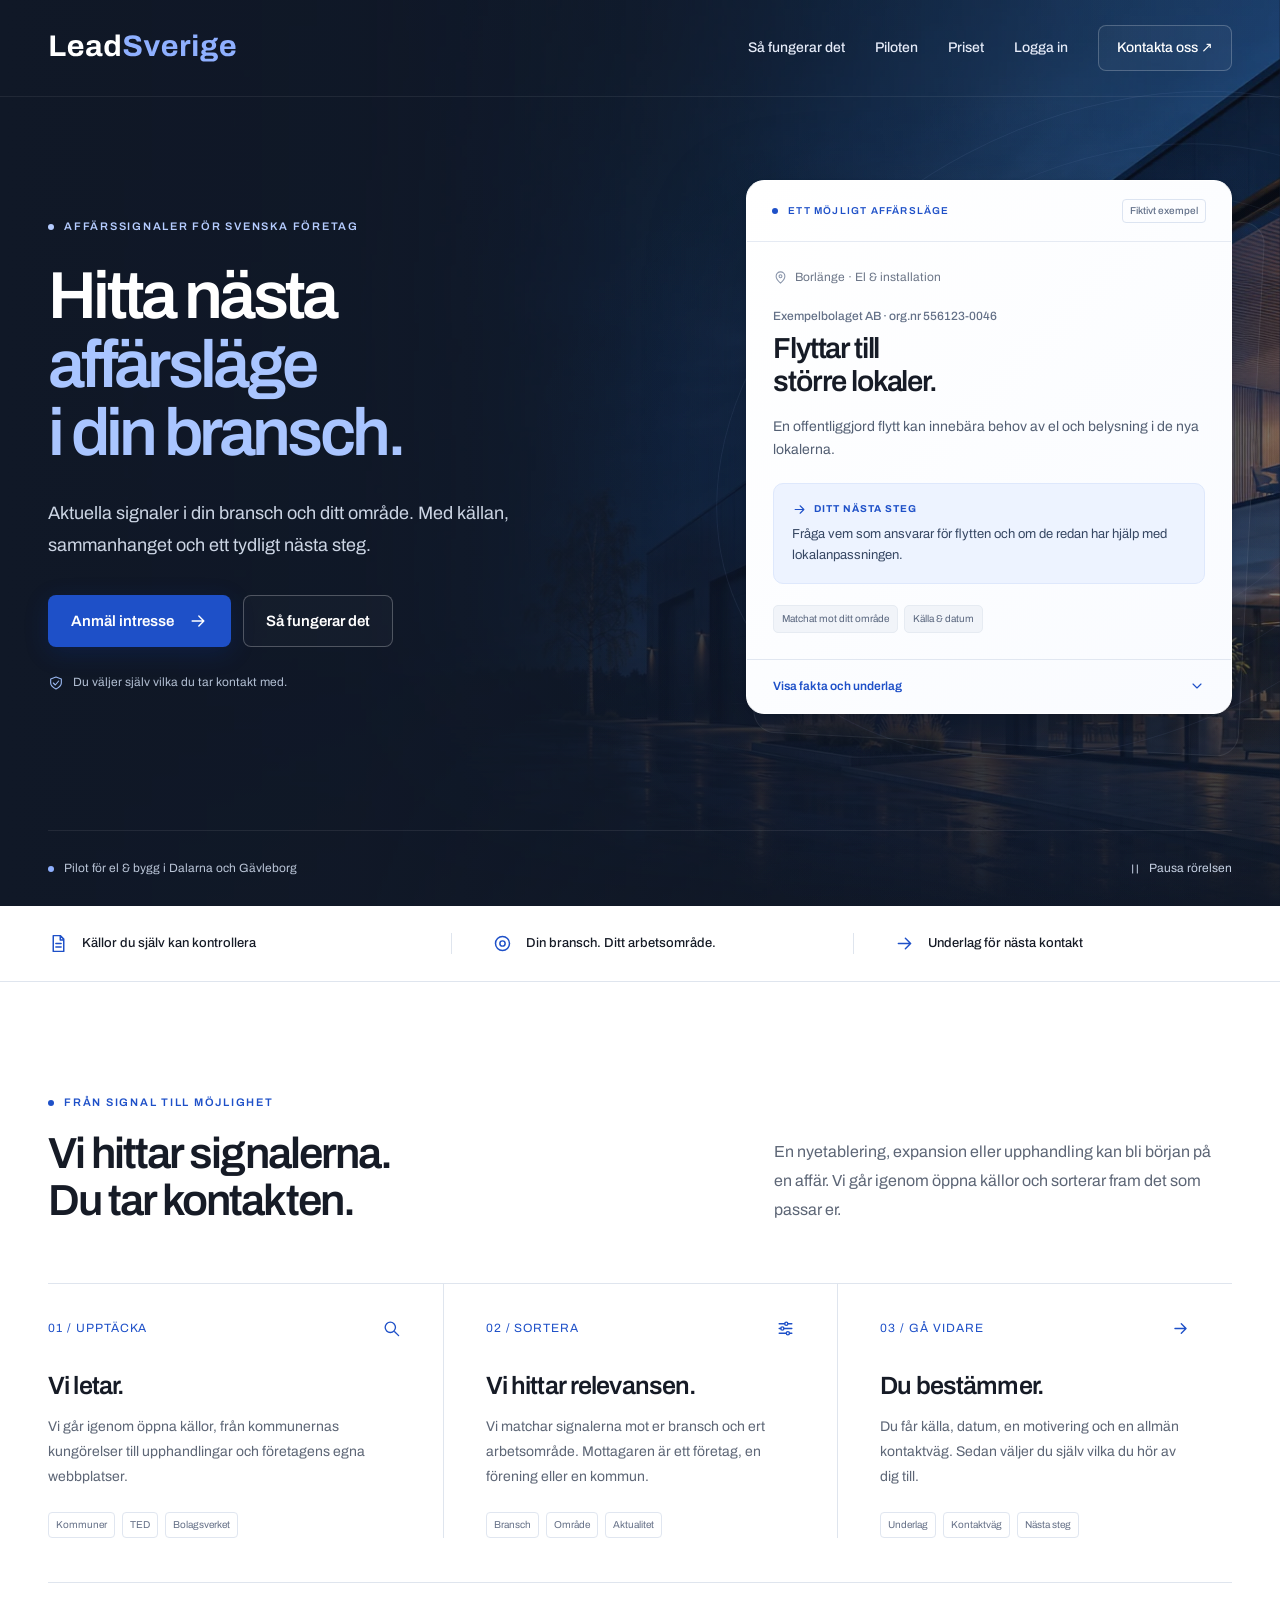
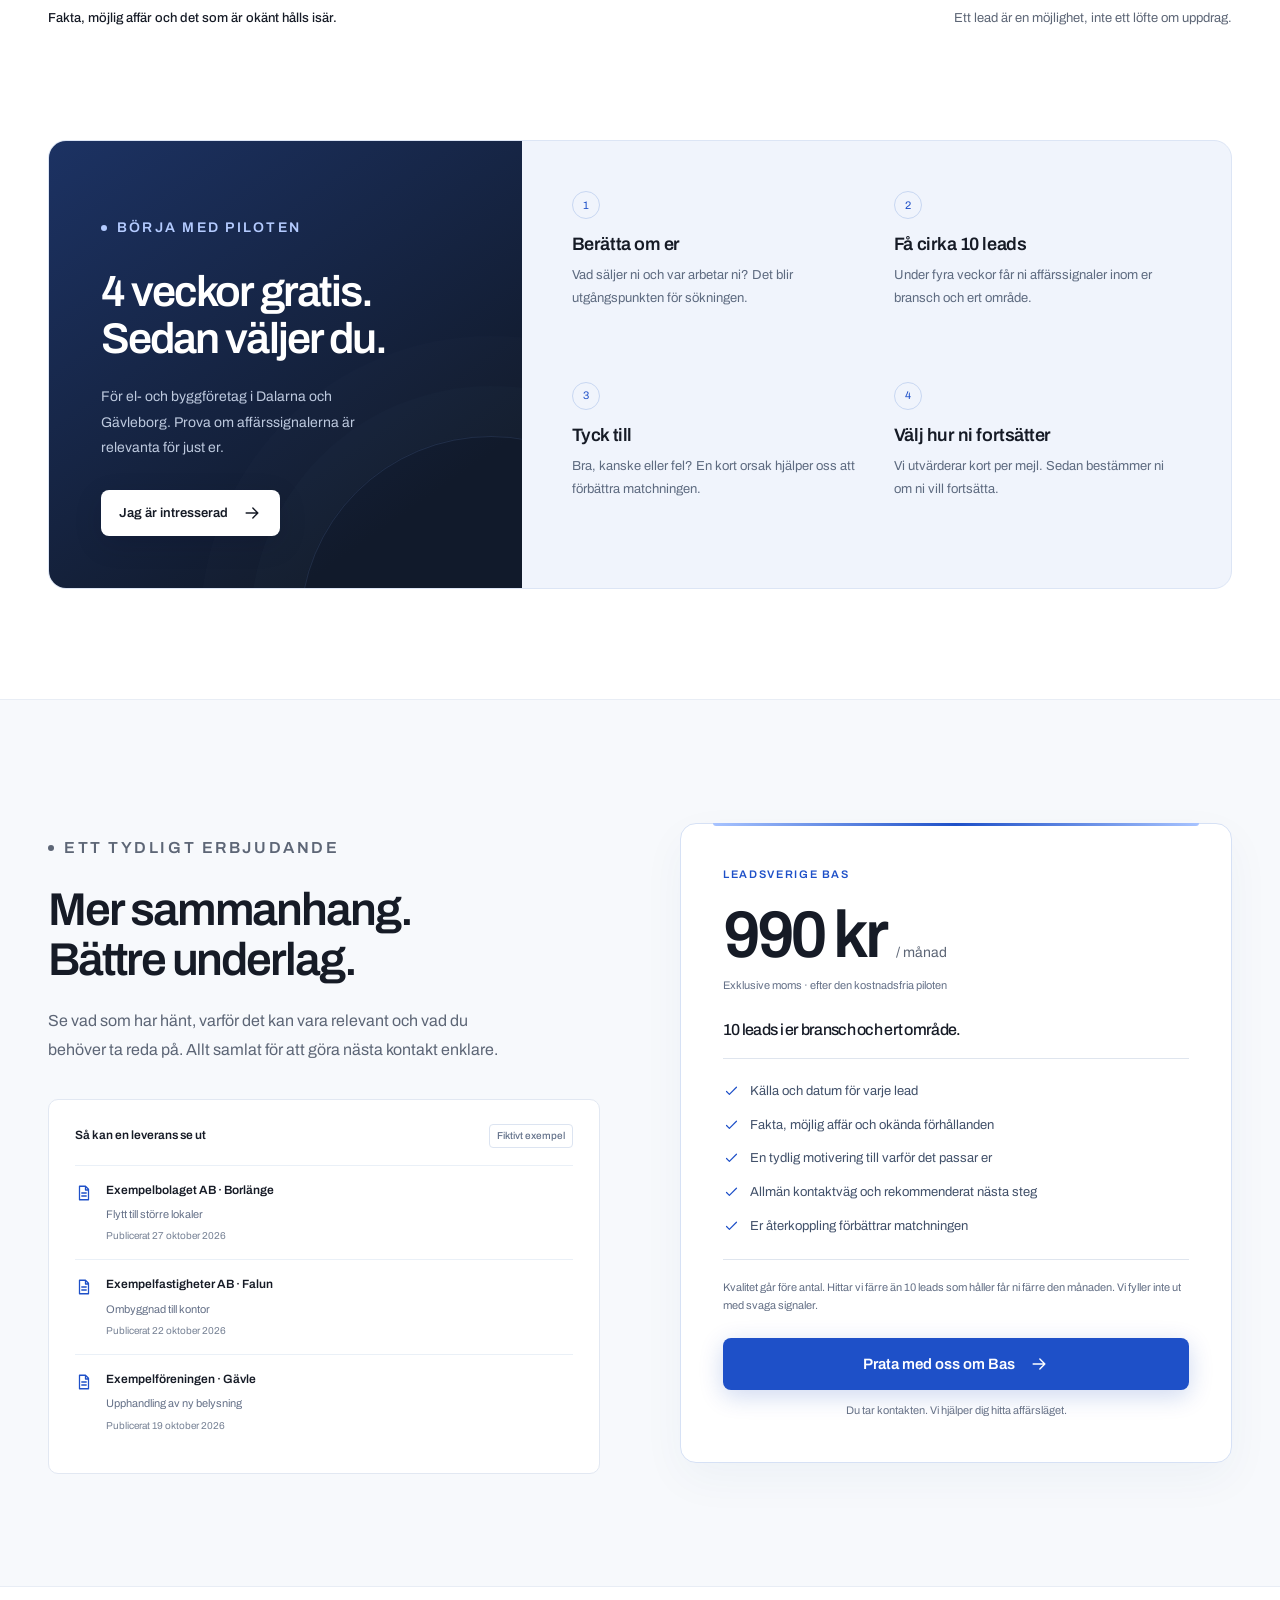
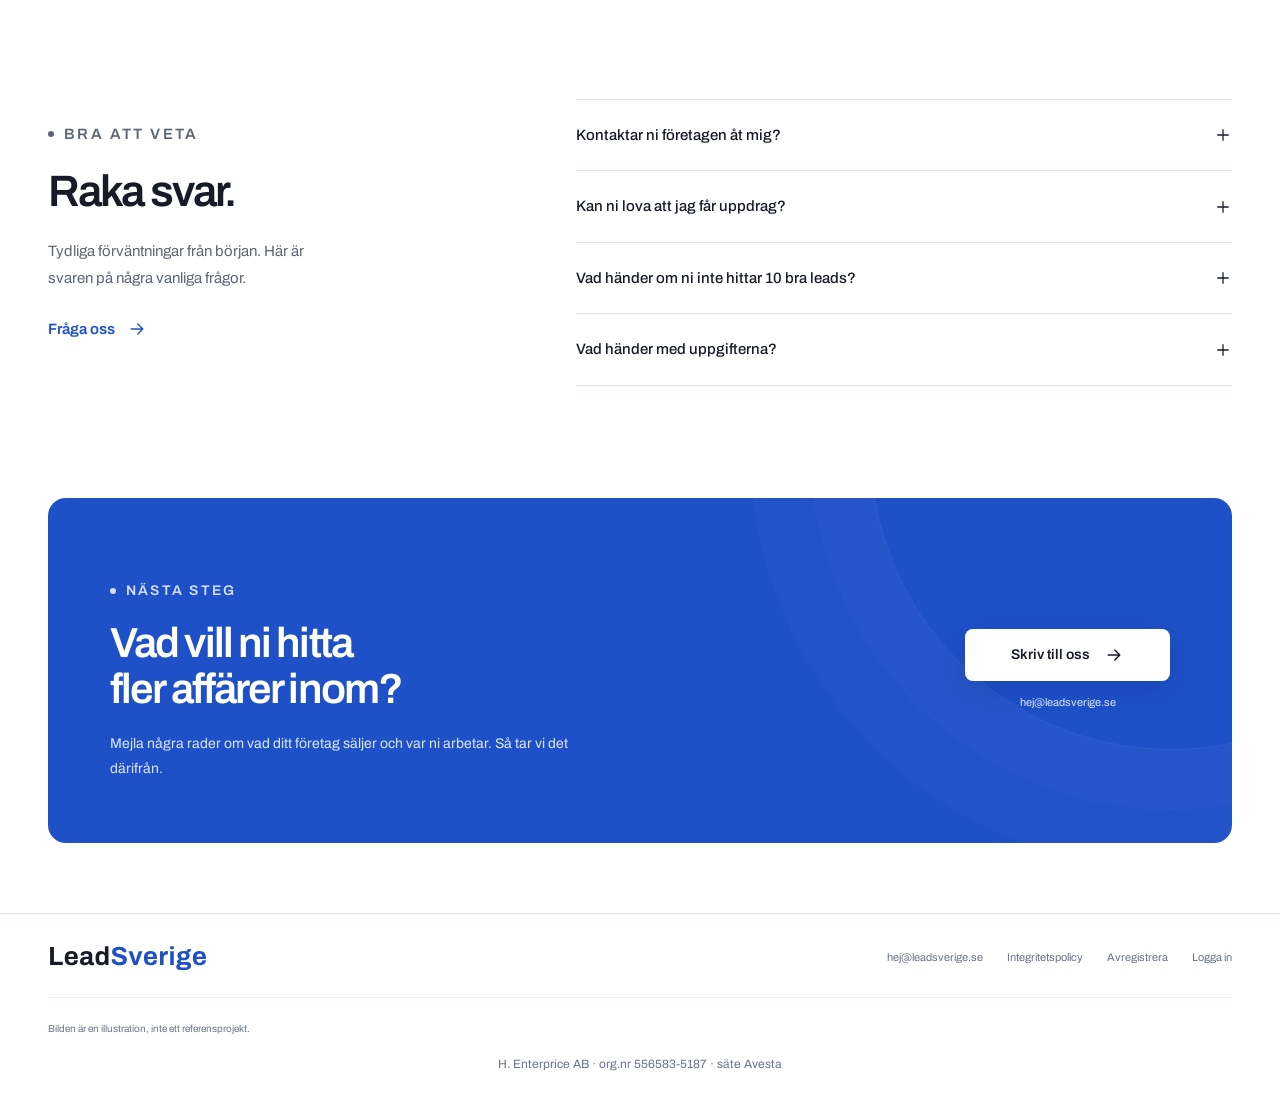
<file: index.html>
<!doctype html>
<html lang="sv" data-motion="on">
<head>
<meta charset="utf-8">
<meta name="viewport" content="width=device-width, initial-scale=1">
<meta name="theme-color" content="#111a2b">
<meta name="description" content="LeadSverige hittar relevanta affärssignaler i din bransch och ditt område, med källa, sammanhang och nästa steg.">
<title>LeadSverige – hitta nästa affärsläge i din bransch</title>
<link rel="canonical" href="https://leadsverige.se/">
<meta property="og:type" content="website">
<meta property="og:locale" content="sv_SE">
<meta property="og:site_name" content="LeadSverige">
<meta property="og:title" content="LeadSverige – hitta nästa affärsläge i din bransch">
<meta property="og:description" content="LeadSverige hittar relevanta affärssignaler i din bransch och ditt område, med källa, sammanhang och nästa steg.">
<meta property="og:url" content="https://leadsverige.se/">
<meta name="twitter:card" content="summary">
<meta name="twitter:title" content="LeadSverige – hitta nästa affärsläge i din bransch">
<meta name="twitter:description" content="LeadSverige hittar relevanta affärssignaler i din bransch och ditt område, med källa, sammanhang och nästa steg.">
<link rel="icon" href="logga/favicon.ico" sizes="any">
<link rel="icon" href="logga/favicon.svg" type="image/svg+xml">
<link rel="apple-touch-icon" href="logga/apple-touch-icon.png">
<link rel="preload" href="assets/fonts/archivo-400.woff2" as="font" type="font/woff2" crossorigin>
<link rel="preload" href="assets/fonts/archivo-600.woff2" as="font" type="font/woff2" crossorigin>
<link rel="stylesheet" href="assets/css/startsida.css">
</head>
<body>
<svg aria-hidden="true" style="position:absolute;width:0;height:0;overflow:hidden" xmlns="http://www.w3.org/2000/svg"><defs>
<symbol id="arrow" viewBox="0 0 24 24"><path d="M5 12h14m-6-6 6 6-6 6"/></symbol><symbol id="check" viewBox="0 0 24 24"><path d="m5 12 4 4L19 6"/></symbol><symbol id="shield" viewBox="0 0 24 24"><path d="M12 3 4 6v6c0 5 8 9 8 9s8-4 8-9V6L12 3Z"/><path d="m8 12 3 3 5-6"/></symbol><symbol id="pin" viewBox="0 0 24 24"><path d="M19 10c0 5-7 11-7 11S5 15 5 10a7 7 0 1 1 14 0Z"/><circle cx="12" cy="10" r="2.3"/></symbol><symbol id="document" viewBox="0 0 24 24"><path d="M6 3h8l4 4v14H6V3Zm8 0v5h4M9 12h6m-6 4h6"/></symbol><symbol id="target" viewBox="0 0 24 24"><circle cx="12" cy="12" r="8"/><circle cx="12" cy="12" r="3"/></symbol><symbol id="chevron" viewBox="0 0 24 24"><path d="m6 9 6 6 6-6"/></symbol><symbol id="plus" viewBox="0 0 24 24"><path d="M12 5v14M5 12h14"/></symbol><symbol id="pause" viewBox="0 0 24 24"><path d="M8 5v14M16 5v14"/></symbol><symbol id="play" viewBox="0 0 24 24"><path d="m8 5 11 7-11 7V5Z"/></symbol><symbol id="menu" viewBox="0 0 24 24"><path d="M4 7h16M4 12h16M4 17h16"/></symbol><symbol id="search" viewBox="0 0 24 24"><circle cx="10.5" cy="10.5" r="6.5"/><path d="m16 16 5 5"/></symbol><symbol id="sliders" viewBox="0 0 24 24"><path d="M4 6h7m4 0h5M4 12h2m4 0h10M4 18h9m4 0h3"/><circle cx="13" cy="6" r="2"/><circle cx="8" cy="12" r="2"/><circle cx="15" cy="18" r="2"/></symbol>
</defs></svg>
<a class="skip" href="#innehall">Hoppa till innehållet</a>
<header class="site-header"><div class="wrap nav-shell">
<a class="brand" href="#" aria-label="LeadSverige – till början"><img src="logga/leadsverige-ordmarke-mork-bakgrund.svg" width="190" height="33" alt="LeadSverige"></a>
<button class="menu-toggle" type="button" aria-expanded="false" aria-controls="nav-links" aria-label="Öppna menyn"><svg class="icon"><use href="#menu"/></svg></button>
<nav class="nav-links" id="nav-links" aria-label="Huvudmeny"><a href="#vad">Så fungerar det</a><a href="#pilot">Piloten</a><a href="#pris">Priset</a><a href="konto/">Logga in</a><a class="nav-cta" href="#kontakt">Kontakta oss <span aria-hidden="true">↗</span></a></nav>
</div></header>
<main id="innehall">
<section class="hero" aria-labelledby="hero-title">
<div class="hero-image" aria-hidden="true"></div><div class="hero-light" aria-hidden="true"></div><div class="hero-orbit" aria-hidden="true"></div>
<div class="wrap hero-grid">
<div class="hero-copy"><p class="eyebrow">Affärssignaler för svenska företag</p><h1 id="hero-title">Hitta nästa<br><span class="accent">affärsläge i&nbsp;din&nbsp;bransch.</span></h1><p class="hero-intro">Aktuella signaler i din bransch och ditt område. Med källan, sammanhanget och ett tydligt nästa steg.</p><div class="hero-actions"><a class="button button-primary" href="#kontakt">Anmäl intresse <svg class="icon" aria-hidden="true"><use href="#arrow"/></svg></a><a class="button button-ghost" href="#vad">Så fungerar det</a></div><p class="hero-proof"><svg class="icon" aria-hidden="true"><use href="#shield"/></svg>Du väljer själv vilka du tar kontakt med.</p></div>
<div class="hero-card-wrap"><div class="card-shadow" aria-hidden="true"></div><article class="lead-card" aria-label="Fiktivt exempel på ett lead">
<div class="lead-topline"><span class="eyebrow">Ett möjligt affärsläge</span><span class="example-label">Fiktivt exempel</span></div>
<div class="lead-main"><p class="lead-location"><svg class="icon" aria-hidden="true"><use href="#pin"/></svg>Borlänge · El &amp; installation</p><p class="lead-company">Exempelbolaget AB · org.nr 556123-0046</p><h2>Flyttar till<br>större lokaler.</h2><p class="lead-reason">En offentliggjord flytt kan innebära behov av el och belysning i de nya lokalerna.</p><div class="lead-next"><span class="small-label"><svg class="icon" aria-hidden="true"><use href="#arrow"/></svg>Ditt nästa steg</span><p>Fråga vem som ansvarar för flytten och om de redan har hjälp med lokalanpassningen.</p></div><div class="lead-meta"><span class="chip">Matchat mot ditt område</span><span class="chip">Källa &amp; datum</span></div></div>
<details class="lead-disclosure" id="lead-underlag"><summary>Visa fakta och underlag <svg class="icon" aria-hidden="true"><use href="#chevron"/></svg></summary><div class="lead-evidence"><p><strong>Fakta i exemplet</strong>Företaget har offentliggjort en flytt till större lokaler.</p><p><strong>Möjlig affär</strong>Anpassning av el och belysning kan bli aktuell. Detta är en bedömning, inte en beställning.</p><p><strong>Det vi inte vet</strong>Om installatör är vald eller vem som ansvarar för lokalanpassningen.</p><p><strong>Källa och datum i exemplet</strong>Fiktivt pressmeddelande. Publicerat 27 oktober 2026. Kontrollerat 2 november 2026.</p><p class="evidence-note">Företag, händelse och källa är påhittade för att visa formatet. Verkliga leads har kontrollerbara källor och en allmän kontaktväg.</p></div></details>
</article></div>
</div>
<div class="wrap hero-bottom"><p class="pilot-note"><span aria-hidden="true"></span>Pilot för el &amp; bygg i Dalarna och Gävleborg</p><button class="motion-toggle" type="button" aria-pressed="false"><svg class="icon" aria-hidden="true"><use href="#pause"/></svg><span>Pausa rörelsen</span></button></div>
</section>
<div class="proof-bar"><div class="wrap proof-items"><p class="proof-item"><svg class="icon" aria-hidden="true"><use href="#document"/></svg>Källor du själv kan kontrollera</p><p class="proof-item"><svg class="icon" aria-hidden="true"><use href="#target"/></svg>Din bransch. Ditt arbetsområde.</p><p class="proof-item"><svg class="icon" aria-hidden="true"><use href="#arrow"/></svg>Underlag för nästa kontakt</p></div></div>
<section class="section" id="vad" aria-labelledby="vad-title"><div class="wrap">
<div class="section-heading"><div><p class="eyebrow">Från signal till möjlighet</p><h2 id="vad-title">Vi hittar signalerna.<br>Du tar kontakten.</h2></div><p>En nyetablering, expansion eller upphandling kan bli början på en affär. Vi går igenom öppna källor och sorterar fram det som passar er.</p></div>
<div class="process"><article class="process-step"><span class="step-index">01 / UPPTÄCKA<svg class="icon" aria-hidden="true"><use href="#search"/></svg></span><h3>Vi letar.</h3><p>Vi går igenom öppna källor, från kommunernas kungörelser till upphandlingar och företagens egna webbplatser.</p><div class="source-tags"><span>Kommuner</span><span>TED</span><span>Bolagsverket</span></div></article><article class="process-step"><span class="step-index">02 / SORTERA<svg class="icon" aria-hidden="true"><use href="#sliders"/></svg></span><h3>Vi hittar relevansen.</h3><p>Vi matchar signalerna mot er bransch och ert arbetsområde. Mottagaren är ett företag, en förening eller en kommun.</p><div class="source-tags"><span>Bransch</span><span>Område</span><span>Aktualitet</span></div></article><article class="process-step"><span class="step-index">03 / GÅ VIDARE<svg class="icon" aria-hidden="true"><use href="#arrow"/></svg></span><h3>Du bestämmer.</h3><p>Du får källa, datum, en motivering och en allmän kontaktväg. Sedan väljer du själv vilka du hör av dig till.</p><div class="source-tags"><span>Underlag</span><span>Kontaktväg</span><span>Nästa steg</span></div></article></div>
<div class="section-statement"><strong>Fakta, möjlig affär och det som är okänt hålls isär.</strong><span>Ett lead är en möjlighet, inte ett löfte om uppdrag.</span></div>
</div></section>
<section class="pilot-section" id="pilot" aria-labelledby="pilot-title"><div class="wrap pilot-panel"><div class="pilot-intro"><p class="eyebrow">Börja med piloten</p><h2 id="pilot-title">4 veckor gratis.<br>Sedan väljer du.</h2><p>För el- och byggföretag i Dalarna och Gävleborg. Prova om affärssignalerna är relevanta för just er.</p><a class="button button-white" href="mailto:hej@leadsverige.se?subject=Pilot%20LeadSverige">Jag är intresserad <svg class="icon" aria-hidden="true"><use href="#arrow"/></svg></a></div><div class="pilot-steps"><article class="pilot-step"><span class="number">1</span><h3>Berätta om er</h3><p>Vad säljer ni och var arbetar ni? Det blir utgångspunkten för sökningen.</p></article><article class="pilot-step"><span class="number">2</span><h3>Få cirka 10 leads</h3><p>Under fyra veckor får ni affärssignaler inom er bransch och ert område.</p></article><article class="pilot-step"><span class="number">3</span><h3>Tyck till</h3><p>Bra, kanske eller fel? En kort orsak hjälper oss att förbättra matchningen.</p></article><article class="pilot-step"><span class="number">4</span><h3>Välj hur ni fortsätter</h3><p>Vi utvärderar kort per mejl. Sedan bestämmer ni om ni vill fortsätta.</p></article></div></div></section>
<section class="section price-section" id="pris" aria-labelledby="pris-title"><div class="wrap price-grid"><div class="price-copy"><p class="eyebrow">Ett tydligt erbjudande</p><h2 id="pris-title">Mer sammanhang.<br>Bättre underlag.</h2><p>Se vad som har hänt, varför det kan vara relevant och vad du behöver ta reda på. Allt samlat för att göra nästa kontakt enklare.</p><div class="delivery-example"><div class="delivery-heading"><strong>Så kan en leverans se ut</strong><span class="example-label">Fiktivt exempel</span></div><ul class="delivery-list"><li><svg class="icon" aria-hidden="true"><use href="#document"/></svg><div><b>Exempelbolaget AB · Borlänge</b><span>Flytt till större lokaler</span><small>Publicerat 27 oktober 2026</small></div></li><li><svg class="icon" aria-hidden="true"><use href="#document"/></svg><div><b>Exempelfastigheter AB · Falun</b><span>Ombyggnad till kontor</span><small>Publicerat 22 oktober 2026</small></div></li><li><svg class="icon" aria-hidden="true"><use href="#document"/></svg><div><b>Exempelföreningen · Gävle</b><span>Upphandling av ny belysning</span><small>Publicerat 19 oktober 2026</small></div></li></ul></div></div>
<div class="price-card"><p class="plan-name">LeadSverige Bas</p><div class="price"><strong>990 kr</strong><span>/ månad</span></div><p class="tax">Exklusive moms · efter den kostnadsfria piloten</p><h3 class="plan-intro">10 leads i er bransch och ert område.</h3><ul class="feature-list"><li><svg class="icon" aria-hidden="true"><use href="#check"/></svg>Källa och datum för varje lead</li><li><svg class="icon" aria-hidden="true"><use href="#check"/></svg>Fakta, möjlig affär och okända förhållanden</li><li><svg class="icon" aria-hidden="true"><use href="#check"/></svg>En tydlig motivering till varför det passar er</li><li><svg class="icon" aria-hidden="true"><use href="#check"/></svg>Allmän kontaktväg och rekommenderat nästa steg</li><li><svg class="icon" aria-hidden="true"><use href="#check"/></svg>Er återkoppling förbättrar matchningen</li></ul><p class="quality-note">Kvalitet går före antal. Hittar vi färre än 10 leads som håller får ni färre den månaden. Vi fyller inte ut med svaga signaler.</p><a class="button button-primary" href="mailto:hej@leadsverige.se?subject=Jag%20vill%20veta%20mer%20om%20LeadSverige">Prata med oss om Bas <svg class="icon" aria-hidden="true"><use href="#arrow"/></svg></a><p class="plan-footnote">Du tar kontakten. Vi hjälper dig hitta affärsläget.</p></div>
</div></section>
<section class="section" id="fragor" aria-labelledby="fragor-title"><div class="wrap faq-grid"><div class="faq-intro"><p class="eyebrow">Bra att veta</p><h2 id="fragor-title">Raka svar.</h2><p>Tydliga förväntningar från början. Här är svaren på några vanliga frågor.</p><a class="text-link" href="mailto:hej@leadsverige.se">Fråga oss <svg class="icon" aria-hidden="true"><use href="#arrow"/></svg></a></div><div class="faq-list"><details><summary>Kontaktar ni företagen åt mig?<svg class="icon" aria-hidden="true"><use href="#plus"/></svg></summary><div class="faq-answer">Nej. Vi hittar affärssignaler och ger dig ett underlag med en allmän kontaktväg. Du väljer själv vilka du hör av dig till och tar kontakten.</div></details><details><summary>Kan ni lova att jag får uppdrag?<svg class="icon" aria-hidden="true"><use href="#plus"/></svg></summary><div class="faq-answer">Nej. Ett lead är en signal om ett möjligt behov, inte en beställning eller en garanti om uppdrag. Därför skiljer vi mellan fakta, möjlig affär och det som ännu är okänt.</div></details><details><summary>Vad händer om ni inte hittar 10 bra leads?<svg class="icon" aria-hidden="true"><use href="#plus"/></svg></summary><div class="faq-answer">Då får du färre leads den månaden. Vi fyller aldrig kvoten med svaga signaler för att nå ett visst antal.</div></details><details><summary>Vad händer med uppgifterna?<svg class="icon" aria-hidden="true"><use href="#plus"/></svg></summary><div class="faq-answer">Läs om hur uppgifter hanteras i vår <a href="integritetspolicy.html">integritetspolicy</a>. Här finns också information om <a href="avregistrera.html">avregistrering</a>.</div></details></div></div></section>
<section class="contact-section" id="kontakt" aria-labelledby="kontakt-title"><div class="wrap contact-panel"><div><p class="eyebrow">Nästa steg</p><h2 id="kontakt-title">Vad vill ni hitta<br>fler affärer inom?</h2><p>Mejla några rader om vad ditt företag säljer och var ni arbetar. Så tar vi det därifrån.</p></div><div class="contact-action"><a class="button button-white" href="mailto:hej@leadsverige.se?subject=Pilot%20LeadSverige">Skriv till oss <svg class="icon" aria-hidden="true"><use href="#arrow"/></svg></a><p>hej@leadsverige.se</p></div></div></section>
</main>
<footer class="site-footer"><div class="wrap"><div class="footer-top"><a href="#" aria-label="LeadSverige – till början"><img src="logga/leadsverige-ordmarke.svg" alt="LeadSverige" width="160" height="28"></a><div class="footer-links"><a href="mailto:hej@leadsverige.se">hej@leadsverige.se</a><a href="integritetspolicy.html">Integritetspolicy</a><a href="avregistrera.html">Avregistrera</a><a href="konto/">Logga in</a></div></div><div class="footer-bottom"><p class="concept-note">Bilden är en illustration, inte ett referensprojekt.</p></div><p class="firmarad">H. Enterprice AB · org.nr 556583-5187 · säte Avesta</p></div></footer>
<script src="assets/js/startsida.js"></script>
</body>
</html>
</file>
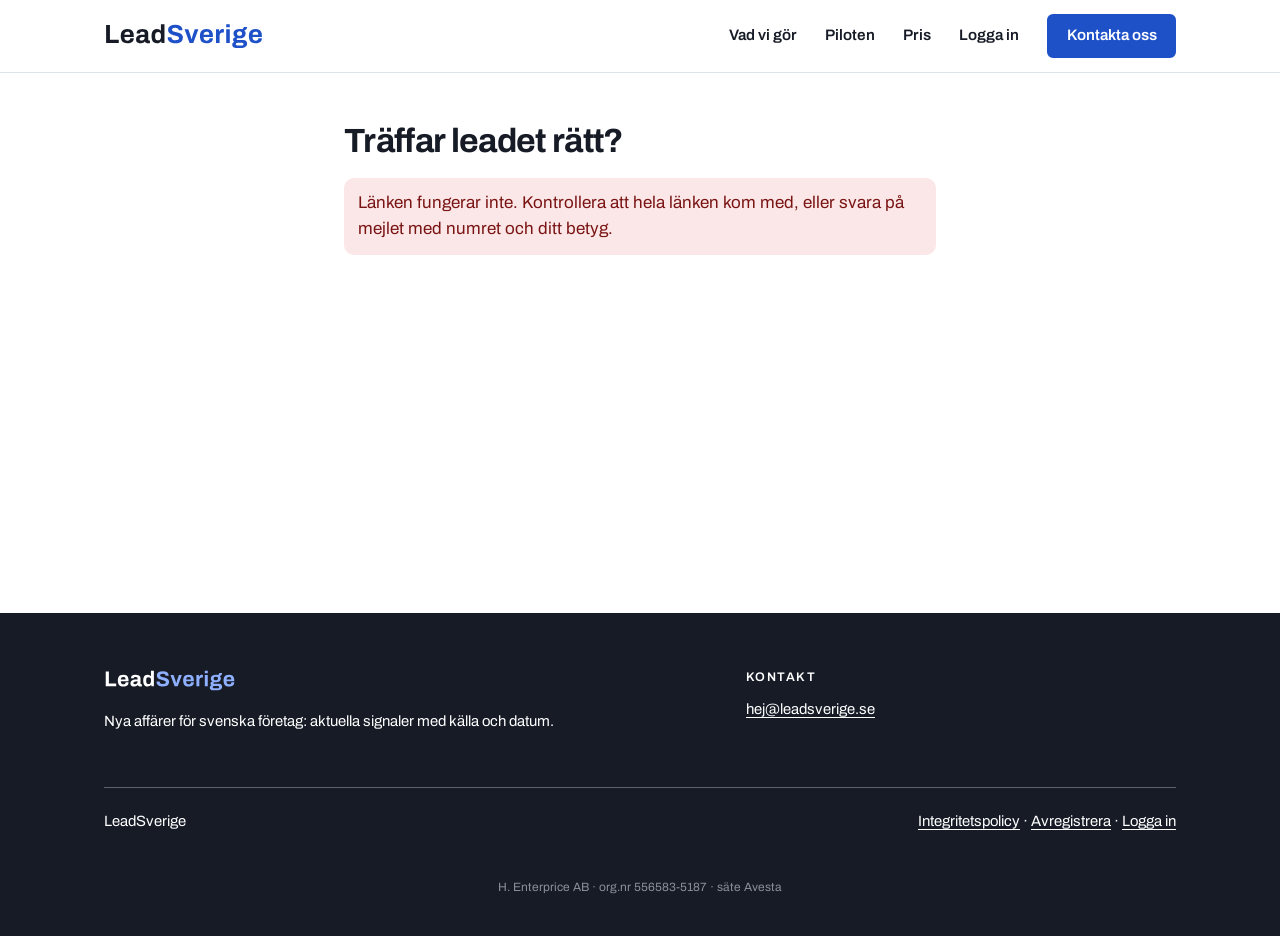
<file: betyg/index.html>
<!doctype html>
<html lang="sv">
<head>
<meta charset="utf-8">
<meta name="viewport" content="width=device-width, initial-scale=1">
<title>Betygsätt lead – LeadSverige</title>
<meta name="description" content="Betygsätt ett lead från LeadSverige.">
<meta name="robots" content="noindex, nofollow">
<meta name="referrer" content="no-referrer">
<link rel="canonical" href="https://leadsverige.se/betyg/">
<meta name="theme-color" content="#1E50C8">
<link rel="icon" href="../logga/favicon.ico" sizes="any">
<link rel="icon" href="../logga/favicon.svg" type="image/svg+xml">
<link rel="apple-touch-icon" href="../logga/apple-touch-icon.png">
<link rel="stylesheet" href="../assets/css/stil.css">
<link rel="stylesheet" href="../assets/css/leadsverige-profil.css">
<link rel="stylesheet" href="../assets/css/fot-firmarad.css">
<link rel="stylesheet" href="../assets/css/kundkonto.css">
</head>
<body>
<a class="skip" href="#innehall">Hoppa till innehållet</a>
<header class="topp">
  <div class="wrap">
    <a class="logo" href="../index.html" aria-label="LeadSverige – till början">
      <picture>
        <source srcset="../logga/leadsverige-ordmarke.svg" type="image/svg+xml">
        <img src="../logga/leadsverige-ordmarke.png" alt="LeadSverige" class="logo-text" width="160" height="28">
      </picture>
    </a>
    <nav class="meny" aria-label="Huvudmeny">
      <a href="../index.html#vad">Vad vi gör</a>
      <a href="../index.html#pilot">Piloten</a>
      <a href="../index.html#pris">Pris</a>
      <a href="../konto/">Logga in</a>
      <a class="knapp knapp--fylld" href="../index.html#kontakt">Kontakta oss</a>
    </nav>
  </div>
</header>
<main id="innehall" class="kk">
  <div class="wrap">
    <h1>Träffar leadet rätt?</h1>
    <p id="laddar">Hämtar leadet …</p>
    <div id="meddelande" class="kk-meddelande kk-dold" role="status" aria-live="polite"></div>
    <div id="formular" class="kk-dold">
      <div class="kk-kort">
        <p class="kk-etikett" id="etikett"></p>
        <p class="kk-titel" id="titel"> <span id="ort"></span></p>
        <p class="kk-rad" id="rubrik"></p>
      </div>
      <p id="tidigare" class="kk-liten kk-dold"></p>
      <p>Välj betyg och tryck på Spara betyg. Vi sparar inget förrän du trycker på knappen.</p>
      <div class="kk-val" role="group" aria-label="Betyg">
        <button type="button" data-b="bra" aria-pressed="false">Träffar rätt</button>
        <button type="button" data-b="kanske" aria-pressed="false">Kanske</button>
        <button type="button" data-b="fel" aria-pressed="false">Fel</button>
      </div>
      <label for="kommentar">Kort orsak (valfritt)</label>
      <textarea id="kommentar" rows="3" maxlength="500" placeholder="T.ex. fel ort, för litet uppdrag, redan kund"></textarea>
      <button type="button" id="spara" class="knapp knapp--fylld" disabled>Spara betyg</button>
      <p class="kk-liten">När du sparar ett betyg sparar vi klicket och din IP-adress. IP-adressen raderas efter 7 dagar. Läs mer i <a href="../integritetspolicy.html">integritetspolicyn</a>.</p>
    </div>
    <p id="efter" class="kk-dold">Du kan stänga sidan. Vill du hellre svara på mejlet går det också bra.</p>
  </div>
</main>
<footer class="fot">
  <div class="wrap">
    <div>
      <picture>
        <source srcset="../logga/leadsverige-ordmarke-mork-bakgrund.svg" type="image/svg+xml">
        <img src="../logga/leadsverige-ordmarke-mork-bakgrund.png" alt="LeadSverige" class="logo-text" width="150" height="26">
      </picture>
      <p>Nya affärer för svenska företag: aktuella signaler med källa och datum.</p>
    </div>
    <div>
      <h3>Kontakt</h3>
      <p><a href="mailto:hej@leadsverige.se">hej@leadsverige.se</a></p>
    </div>
    <div class="botten">
      <span>LeadSverige</span>
      <span><a href="../integritetspolicy.html">Integritetspolicy</a> · <a href="../avregistrera.html">Avregistrera</a> · <a href="../konto/">Logga in</a></span>
    </div>
    <p class="firmarad">H. Enterprice AB · org.nr 556583-5187 · säte Avesta</p>
  </div>
</footer>
<script src="../assets/js/betyg.js"></script>
</body>
</html>
</file>
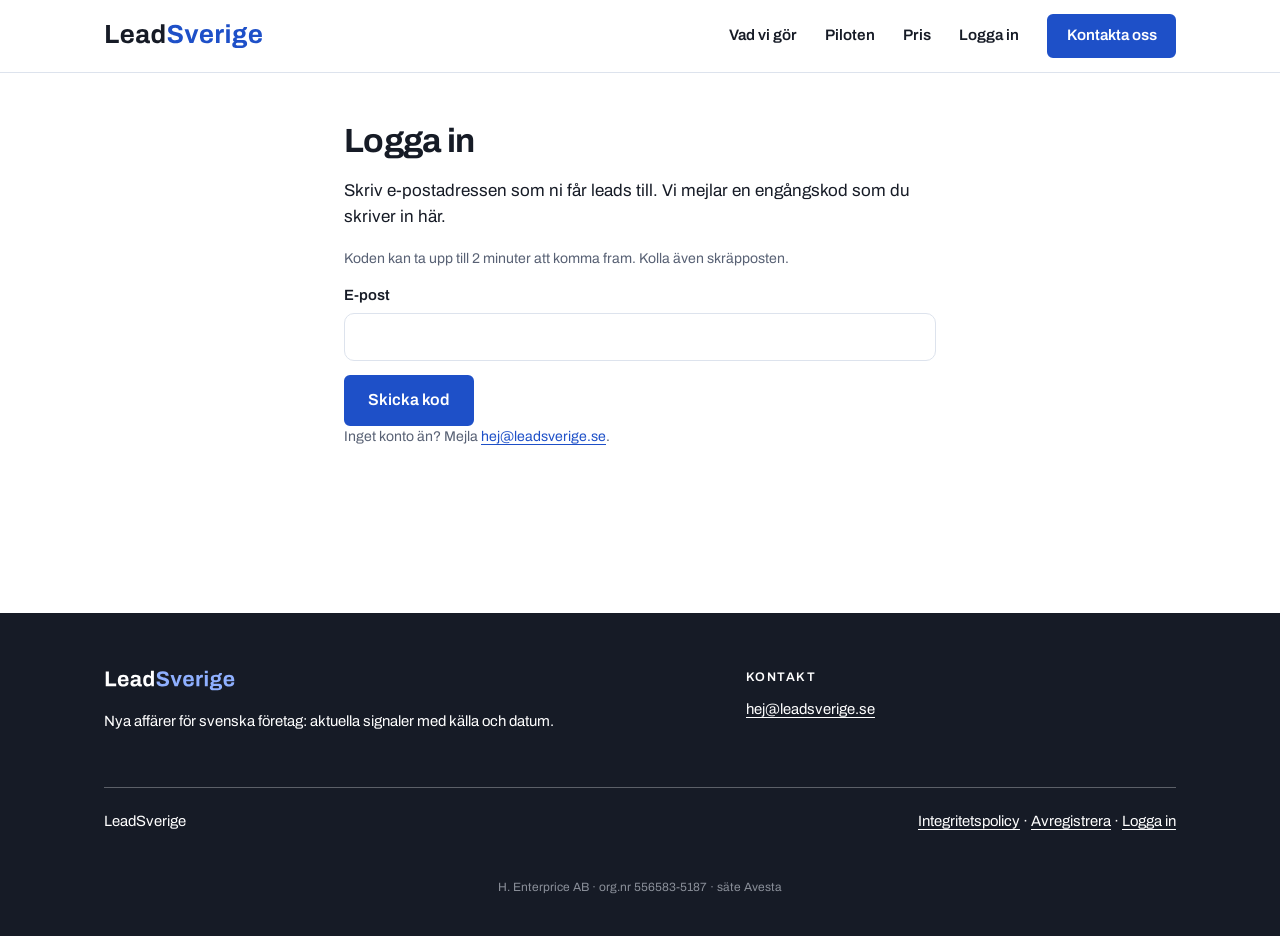
<file: konto/index.html>
<!doctype html>
<html lang="sv">
<head>
<meta charset="utf-8">
<meta name="viewport" content="width=device-width, initial-scale=1">
<title>Kundsida – LeadSverige</title>
<meta name="description" content="LeadSveriges kundsida: betygsätt veckans leads.">
<meta name="robots" content="noindex, nofollow">
<meta name="referrer" content="no-referrer">
<link rel="canonical" href="https://leadsverige.se/konto/">
<meta name="theme-color" content="#1E50C8">
<link rel="icon" href="../logga/favicon.ico" sizes="any">
<link rel="icon" href="../logga/favicon.svg" type="image/svg+xml">
<link rel="apple-touch-icon" href="../logga/apple-touch-icon.png">
<link rel="stylesheet" href="../assets/css/stil.css">
<link rel="stylesheet" href="../assets/css/leadsverige-profil.css">
<link rel="stylesheet" href="../assets/css/fot-firmarad.css">
<link rel="stylesheet" href="../assets/css/kundkonto.css">
</head>
<body>
<a class="skip" href="#innehall">Hoppa till innehållet</a>
<header class="topp">
  <div class="wrap">
    <a class="logo" href="../index.html" aria-label="LeadSverige – till början">
      <picture>
        <source srcset="../logga/leadsverige-ordmarke.svg" type="image/svg+xml">
        <img src="../logga/leadsverige-ordmarke.png" alt="LeadSverige" class="logo-text" width="160" height="28">
      </picture>
    </a>
    <nav class="meny" aria-label="Huvudmeny">
      <a href="../index.html#vad">Vad vi gör</a>
      <a href="../index.html#pilot">Piloten</a>
      <a href="../index.html#pris">Pris</a>
      <a href="../konto/">Logga in</a>
      <a class="knapp knapp--fylld" href="../index.html#kontakt">Kontakta oss</a>
    </nav>
  </div>
</header>
<main id="innehall" class="kk">
  <div class="wrap">
    <div id="meddelande" class="kk-meddelande kk-dold" role="status" aria-live="polite"></div>
    <section id="inloggning" class="kk-dold">
      <h1>Logga in</h1>
      <p>Skriv e-postadressen som ni får leads till. Vi mejlar en engångskod som du skriver in här.</p>
      <p class="kk-liten">Koden kan ta upp till 2 minuter att komma fram. Kolla även skräpposten.</p>
      <form id="form-epost">
        <label for="epost">E-post</label>
        <input type="email" id="epost" autocomplete="email" required>
        <button type="submit" id="skicka-kod" class="knapp knapp--fylld">Skicka kod</button>
      </form>
      <form id="form-kod" class="kk-dold">
        <label for="kod">Kod från mejlet</label>
        <input type="text" id="kod" inputmode="numeric" autocomplete="one-time-code" pattern="[0-9 ]{6,12}" required>
        <button type="submit" class="knapp knapp--fylld">Logga in</button>
        <p class="kk-liten"><button type="button" id="ny-kod" class="kk-lanknapp">Fel adress eller ingen kod? Försök igen</button></p>
      </form>
      <p class="kk-liten">Inget konto än? Mejla <a href="mailto:hej@leadsverige.se">hej@leadsverige.se</a>.</p>
    </section>
    <section id="inloggad" class="kk-dold">
      <div class="kk-topprad"><h1 id="firma">Kundsida</h1><button type="button" id="logga-ut" class="kk-lanknapp">Logga ut</button></div>
      <p>Svajpa höger om leadet träffar rätt och vänster om det är fel, eller använd knapparna. Era betyg styr nästa urval.</p>
      <div class="kk-flikar" role="tablist">
        <button type="button" role="tab" data-flik="nya" aria-selected="true">Att betygsätta (<span id="antal-nya">0</span>)</button>
        <button type="button" role="tab" data-flik="historik" aria-selected="false">Historik</button>
      </div>
      <div class="kk-filter">
        <div><label for="filter-bransch">Bransch</label><select id="filter-bransch"><option value="">Alla</option></select></div>
        <div><label for="filter-ort">Ort</label><select id="filter-ort"><option value="">Alla</option></select></div>
      </div>
      <div id="svajp-yta">
        <div id="svajp" class="kk-svajp"></div>
        <div id="svajp-knappar" class="kk-val">
          <button type="button" data-b="fel">Fel</button>
          <button type="button" data-b="kanske">Kanske</button>
          <button type="button" data-b="bra">Träffar rätt</button>
        </div>
      </div>
      <div id="historik" class="kk-dold"><ul id="historik-lista" class="kk-historik"></ul></div>
      <p class="kk-liten">När du sparar ett betyg sparar vi klicket och din IP-adress. IP-adressen raderas efter 7 dagar. Läs mer i <a href="../integritetspolicy.html">integritetspolicyn</a>.</p>
    </section>
  </div>
</main>
<footer class="fot">
  <div class="wrap">
    <div>
      <picture>
        <source srcset="../logga/leadsverige-ordmarke-mork-bakgrund.svg" type="image/svg+xml">
        <img src="../logga/leadsverige-ordmarke-mork-bakgrund.png" alt="LeadSverige" class="logo-text" width="150" height="26">
      </picture>
      <p>Nya affärer för svenska företag: aktuella signaler med källa och datum.</p>
    </div>
    <div>
      <h3>Kontakt</h3>
      <p><a href="mailto:hej@leadsverige.se">hej@leadsverige.se</a></p>
    </div>
    <div class="botten">
      <span>LeadSverige</span>
      <span><a href="../integritetspolicy.html">Integritetspolicy</a> · <a href="../avregistrera.html">Avregistrera</a> · <a href="../konto/">Logga in</a></span>
    </div>
    <p class="firmarad">H. Enterprice AB · org.nr 556583-5187 · säte Avesta</p>
  </div>
</footer>
<script src="../assets/js/supabase-2.118.0.min.js"></script>
<script src="../assets/js/konto.js"></script>
</body>
</html>
</file>
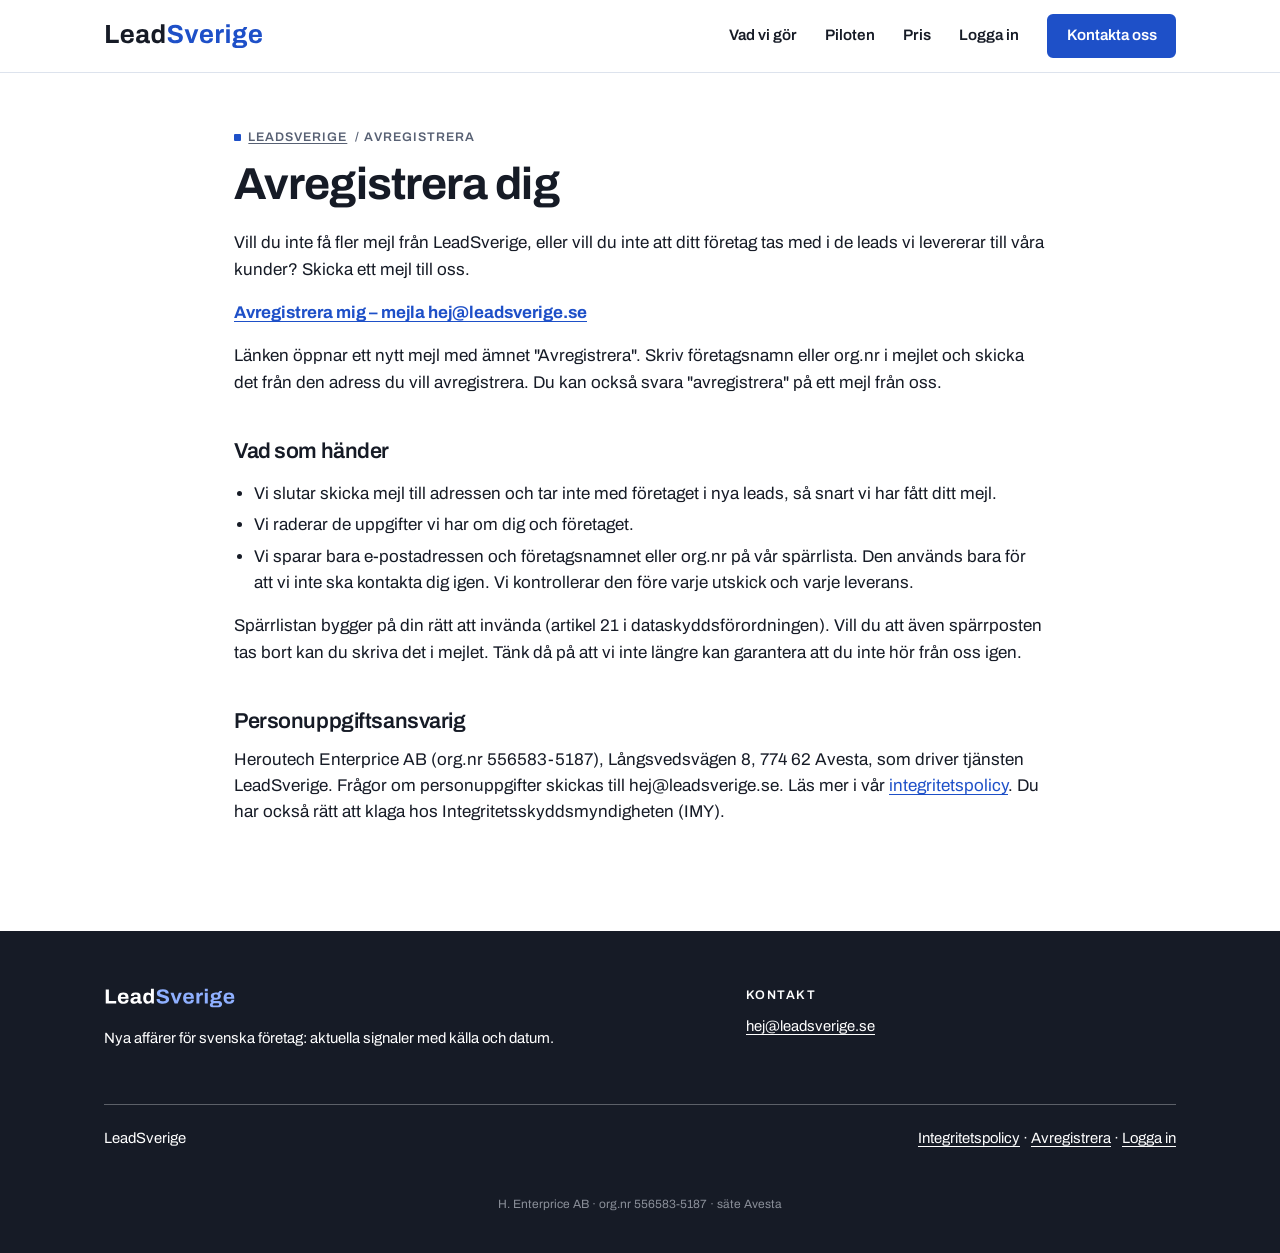
<file: avregistrera.html>
<!doctype html>
<html lang="sv">
<head>
<meta charset="utf-8">
<meta name="viewport" content="width=device-width, initial-scale=1">
<title>Avregistrera dig – LeadSverige – nya affärer för svenska företag</title>
<meta name="description" content="Avregistrera dig från LeadSveriges utskick och leads. LeadSverige hjälper svenska företag till nya affärer.">
<meta property="og:type" content="website">
<meta property="og:locale" content="sv_SE">
<meta property="og:site_name" content="LeadSverige">
<meta property="og:title" content="Avregistrera dig – LeadSverige – nya affärer för svenska företag">
<meta property="og:description" content="Avregistrera dig från LeadSveriges utskick och leads. LeadSverige hjälper svenska företag till nya affärer.">
<meta property="og:url" content="https://leadsverige.se/avregistrera.html">
<!-- og:image saknas: lägg till en delningsbild (1200x630) när logga/bildmaterial är klart. -->
<meta name="twitter:card" content="summary">
<meta name="twitter:title" content="Avregistrera dig – LeadSverige – nya affärer för svenska företag">
<meta name="twitter:description" content="Avregistrera dig från LeadSveriges utskick och leads. LeadSverige hjälper svenska företag till nya affärer.">
<link rel="canonical" href="https://leadsverige.se/avregistrera.html">
<meta name="theme-color" content="#1E50C8">
<!-- FAVICON: filerna i logga/ kontrollerade 2026-10-31 (favicon.ico, favicon.svg, apple-touch-icon.png). -->
<link rel="icon" href="logga/favicon.ico" sizes="any">
<link rel="icon" href="logga/favicon.svg" type="image/svg+xml">
<link rel="apple-touch-icon" href="logga/apple-touch-icon.png">
<link rel="stylesheet" href="assets/css/stil.css">
<link rel="stylesheet" href="assets/css/leadsverige-profil.css">
<link rel="stylesheet" href="assets/css/fot-firmarad.css">
</head>
<body>
<a class="skip" href="#innehall">Hoppa till innehållet</a>
<header class="topp">
  <div class="wrap">
    <!-- LOGGA: logga/leadsverige-ordmarke.svg med PNG som reserv, kontrollerade 2026-10-31. Alt-texten "LeadSverige" visas om bilden saknas. -->
    <a class="logo" href="index.html" aria-label="LeadSverige – till början">
      <picture>
        <source srcset="logga/leadsverige-ordmarke.svg" type="image/svg+xml">
        <img src="logga/leadsverige-ordmarke.png" alt="LeadSverige" class="logo-text" width="160" height="28">
      </picture>
    </a>
    <nav class="meny" aria-label="Huvudmeny">
      <a href="index.html#vad">Vad vi gör</a>
      <a href="index.html#pilot">Piloten</a>
      <a href="index.html#pris">Pris</a>
      <a href="konto/">Logga in</a>
      <a class="knapp knapp--fylld" href="index.html#kontakt">Kontakta oss</a>
    </nav>
  </div>
</header>
<main id="innehall" class="juridik">
  <div class="wrap">
    <p class="etikett"><a href="index.html">LeadSverige</a> / Avregistrera</p>
    <h1>Avregistrera dig</h1>
    <article class="juridik-text">
<p>Vill du inte få fler mejl från LeadSverige, eller vill du inte att ditt företag tas med i de leads vi levererar till våra kunder? Skicka ett mejl till oss.</p>
<p><strong><a href="mailto:hej@leadsverige.se?subject=Avregistrera&amp;body=F%C3%B6retagsnamn%20eller%20org.nr%3A%20">Avregistrera mig – mejla hej@leadsverige.se</a></strong></p>
<p>Länken öppnar ett nytt mejl med ämnet "Avregistrera". Skriv företagsnamn eller org.nr i mejlet och skicka det från den adress du vill avregistrera. Du kan också svara "avregistrera" på ett mejl från oss.</p>
<h2>Vad som händer</h2>
<ul>
<li>Vi slutar skicka mejl till adressen och tar inte med företaget i nya leads, så snart vi har fått ditt mejl.</li>
<li>Vi raderar de uppgifter vi har om dig och företaget.</li>
<li>Vi sparar bara e-postadressen och företagsnamnet eller org.nr på vår spärrlista. Den används bara för att vi inte ska kontakta dig igen. Vi kontrollerar den före varje utskick och varje leverans.</li>
</ul>
<p>Spärrlistan bygger på din rätt att invända (artikel 21 i dataskyddsförordningen). Vill du att även spärrposten tas bort kan du skriva det i mejlet. Tänk då på att vi inte längre kan garantera att du inte hör från oss igen.</p>
<h2>Personuppgiftsansvarig</h2>
<p>Heroutech Enterprice AB (org.nr 556583-5187), Långsvedsvägen 8, 774 62 Avesta, som driver tjänsten LeadSverige. Frågor om personuppgifter skickas till hej@leadsverige.se. Läs mer i vår <a href="integritetspolicy.html">integritetspolicy</a>. Du har också rätt att klaga hos Integritetsskyddsmyndigheten (IMY).</p>
    </article>
  </div>
</main>
<footer class="fot">
  <div class="wrap">
    <div>
      <!-- LOGGA (mörk bakgrund): logga/leadsverige-ordmarke-mork-bakgrund.svg/.png. -->
      <picture>
        <source srcset="logga/leadsverige-ordmarke-mork-bakgrund.svg" type="image/svg+xml">
        <img src="logga/leadsverige-ordmarke-mork-bakgrund.png" alt="LeadSverige" class="logo-text" width="150" height="26">
      </picture>
      <p>Nya affärer för svenska företag: aktuella signaler med källa och datum.</p>
    </div>
    <div>
      <h3>Kontakt</h3>
      <p><a href="mailto:hej@leadsverige.se">hej@leadsverige.se</a></p>
    </div>
    <div class="botten">
      <span>LeadSverige</span>
      <span><a href="integritetspolicy.html">Integritetspolicy</a> · <a href="avregistrera.html">Avregistrera</a> · <a href="konto/">Logga in</a></span>
    </div>
    <p class="firmarad">H. Enterprice AB · org.nr 556583-5187 · säte Avesta</p>
  </div>
</footer>
</body>
</html>
</file>
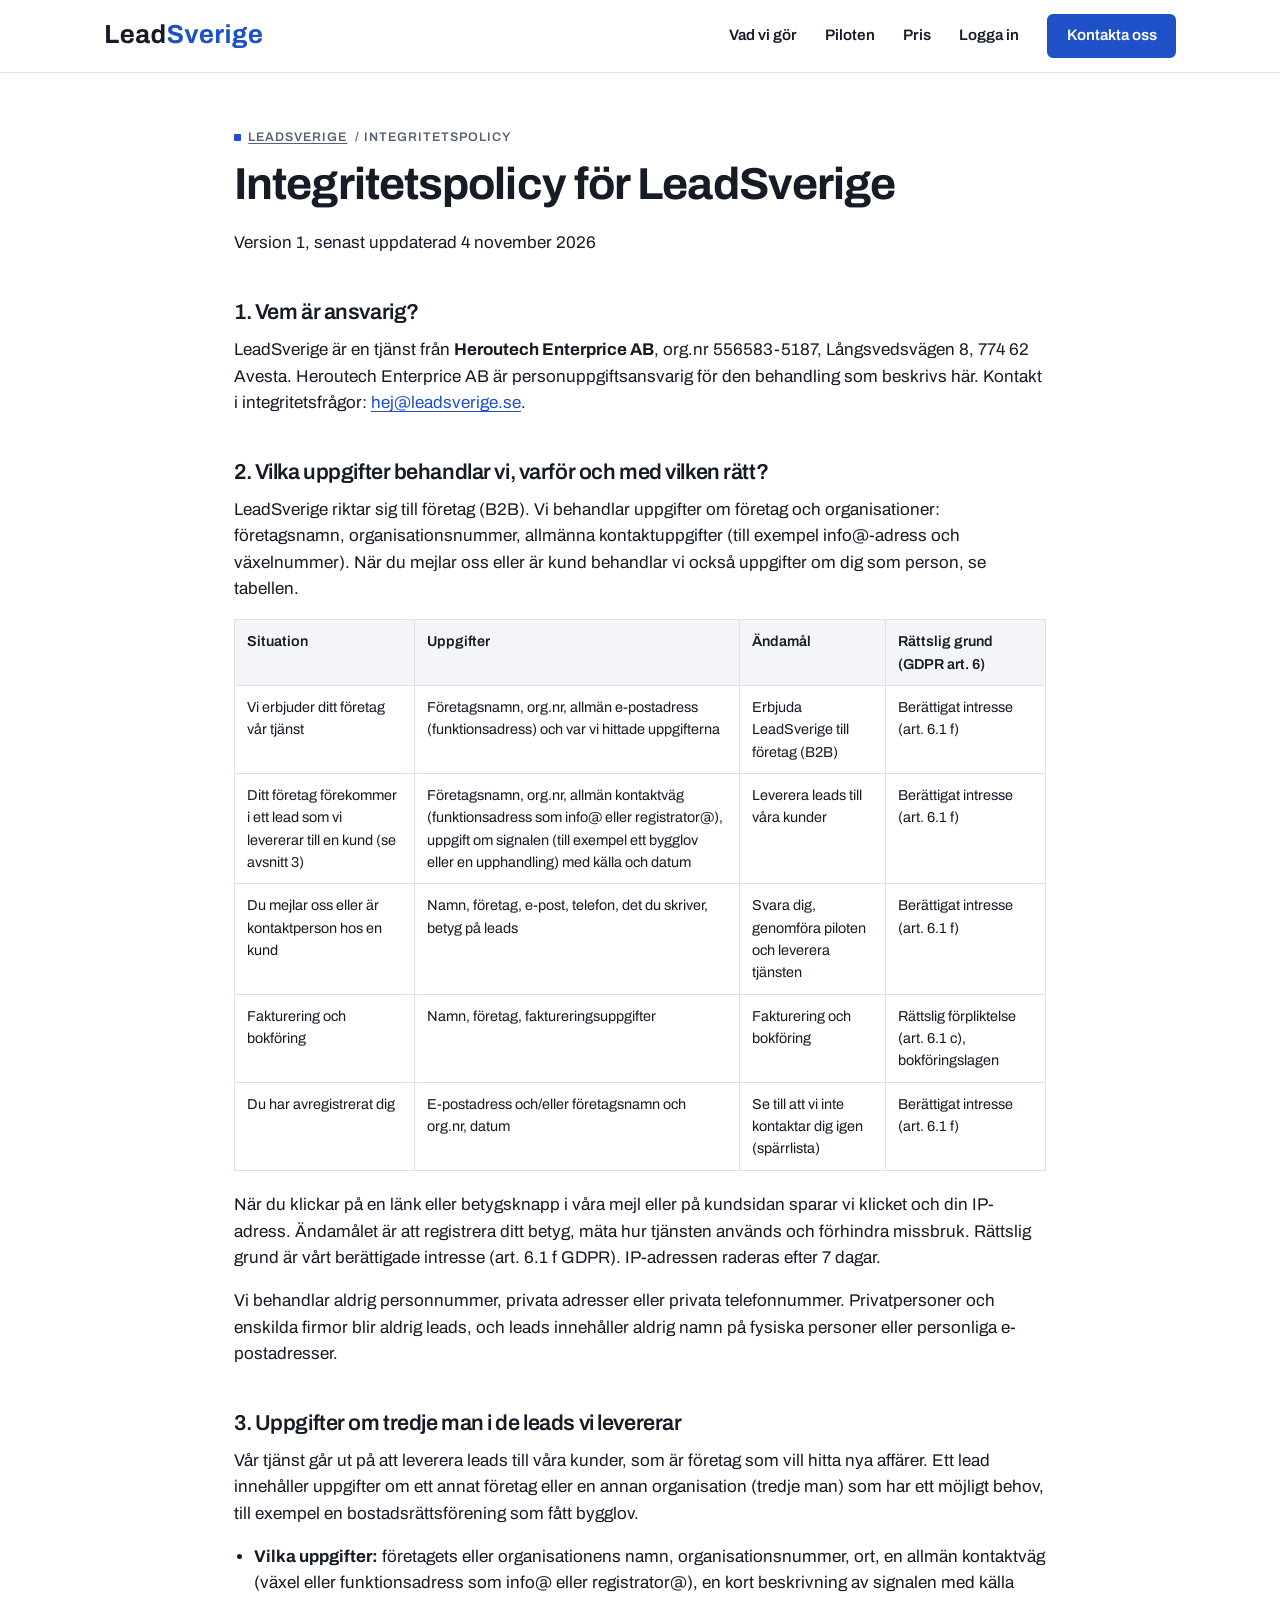
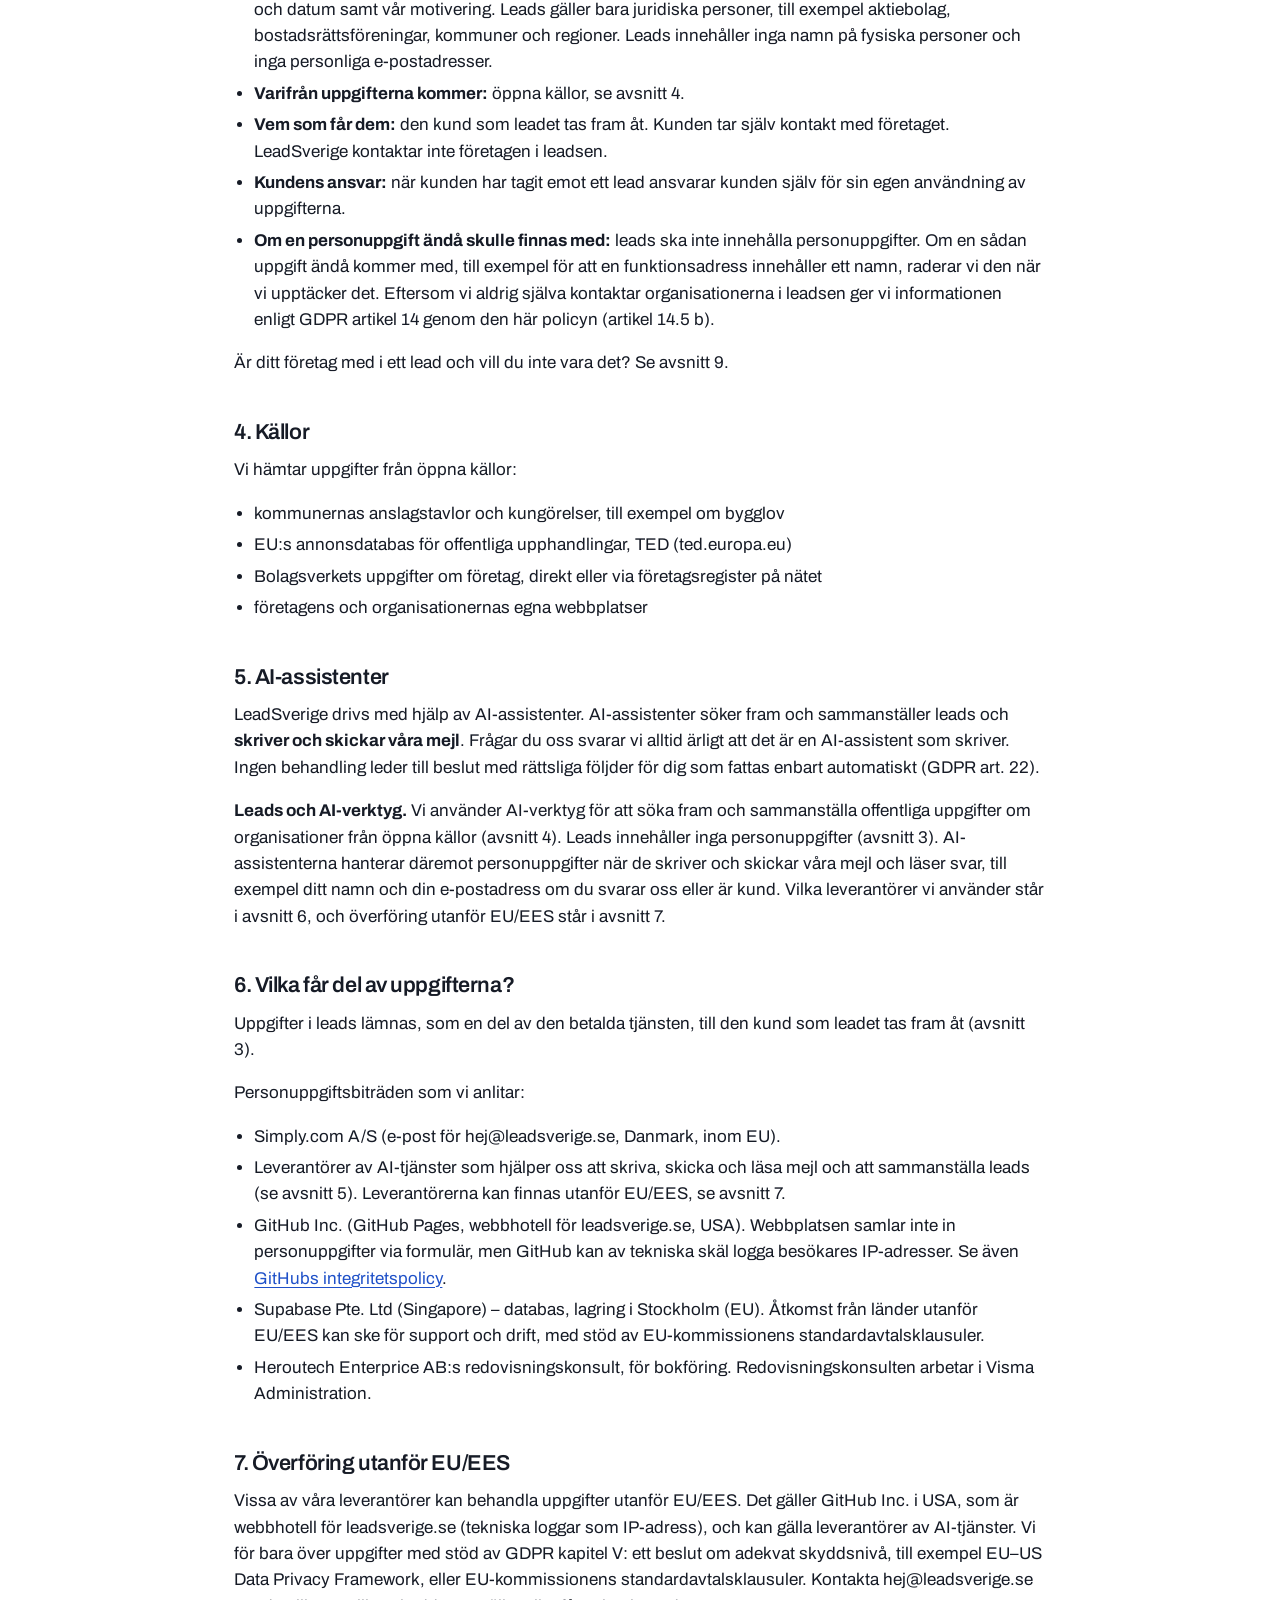
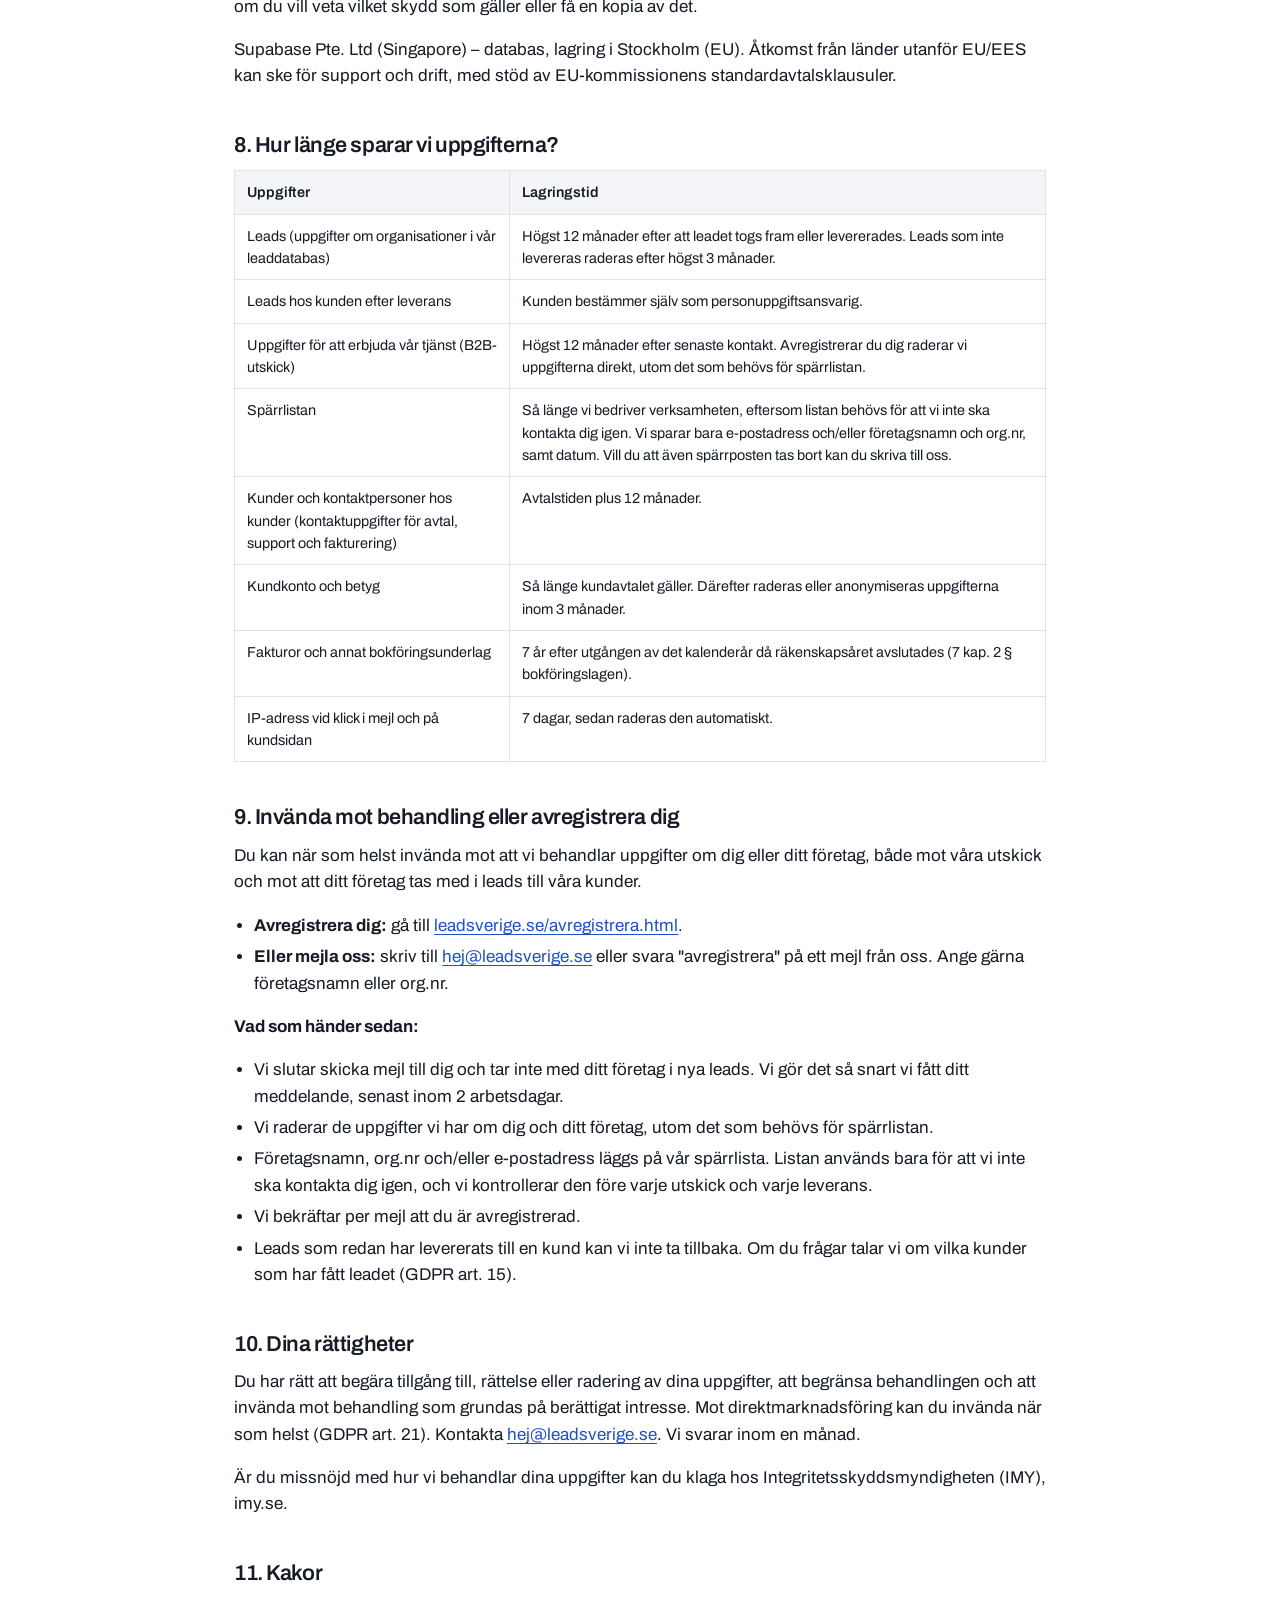
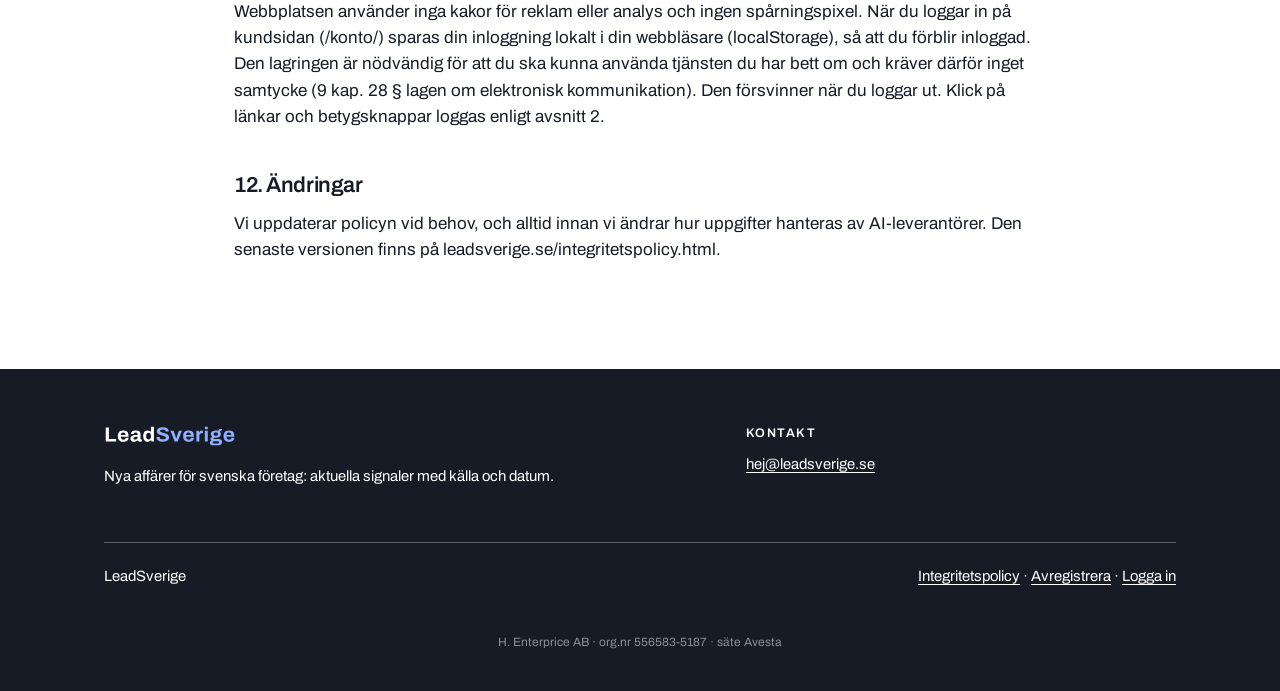
<file: integritetspolicy.html>
<!doctype html>
<html lang="sv">
<head>
<meta charset="utf-8">
<meta name="viewport" content="width=device-width, initial-scale=1">
<title>Integritetspolicy – LeadSverige – nya affärer för svenska företag</title>
<meta name="description" content="Så behandlar LeadSverige (Heroutech Enterprice AB) personuppgifter. LeadSverige hjälper svenska företag till nya affärer.">
<meta property="og:type" content="website">
<meta property="og:locale" content="sv_SE">
<meta property="og:site_name" content="LeadSverige">
<meta property="og:title" content="Integritetspolicy – LeadSverige – nya affärer för svenska företag">
<meta property="og:description" content="Så behandlar LeadSverige (Heroutech Enterprice AB) personuppgifter. LeadSverige hjälper svenska företag till nya affärer.">
<meta property="og:url" content="https://leadsverige.se/integritetspolicy.html">
<!-- og:image saknas: lägg till en delningsbild (1200x630) när logga/bildmaterial är klart. -->
<meta name="twitter:card" content="summary">
<meta name="twitter:title" content="Integritetspolicy – LeadSverige – nya affärer för svenska företag">
<meta name="twitter:description" content="Så behandlar LeadSverige (Heroutech Enterprice AB) personuppgifter. LeadSverige hjälper svenska företag till nya affärer.">
<link rel="canonical" href="https://leadsverige.se/integritetspolicy.html">
<meta name="theme-color" content="#1E50C8">
<!-- FAVICON: filerna i logga/ kontrollerade 2026-10-31 (favicon.ico, favicon.svg, apple-touch-icon.png). -->
<link rel="icon" href="logga/favicon.ico" sizes="any">
<link rel="icon" href="logga/favicon.svg" type="image/svg+xml">
<link rel="apple-touch-icon" href="logga/apple-touch-icon.png">
<link rel="stylesheet" href="assets/css/stil.css">
<link rel="stylesheet" href="assets/css/leadsverige-profil.css">
<link rel="stylesheet" href="assets/css/fot-firmarad.css">
</head>
<body>
<a class="skip" href="#innehall">Hoppa till innehållet</a>
<header class="topp">
  <div class="wrap">
    <!-- LOGGA: logga/leadsverige-ordmarke.svg med PNG som reserv, kontrollerade 2026-10-31. Alt-texten "LeadSverige" visas om bilden saknas. -->
    <a class="logo" href="index.html" aria-label="LeadSverige – till början">
      <picture>
        <source srcset="logga/leadsverige-ordmarke.svg" type="image/svg+xml">
        <img src="logga/leadsverige-ordmarke.png" alt="LeadSverige" class="logo-text" width="160" height="28">
      </picture>
    </a>
    <nav class="meny" aria-label="Huvudmeny">
      <a href="index.html#vad">Vad vi gör</a>
      <a href="index.html#pilot">Piloten</a>
      <a href="index.html#pris">Pris</a>
      <a href="konto/">Logga in</a>
      <a class="knapp knapp--fylld" href="index.html#kontakt">Kontakta oss</a>
    </nav>
  </div>
</header>
<main id="innehall" class="juridik">
  <div class="wrap">
    <p class="etikett"><a href="index.html">LeadSverige</a> / Integritetspolicy</p>
    <h1>Integritetspolicy för LeadSverige</h1>
    <p>Version 1, senast uppdaterad 4 november 2026</p>
    <article class="juridik-text">
<h2>1. Vem är ansvarig?</h2>
<p>LeadSverige är en tjänst från <strong>Heroutech Enterprice AB</strong>, org.nr 556583-5187, Långsvedsvägen 8, 774 62 Avesta. Heroutech Enterprice AB är personuppgiftsansvarig för den behandling som beskrivs här. Kontakt i integritetsfrågor: <a href="mailto:hej@leadsverige.se">hej@leadsverige.se</a>.</p>

<h2>2. Vilka uppgifter behandlar vi, varför och med vilken rätt?</h2>
<p>LeadSverige riktar sig till företag (B2B). Vi behandlar uppgifter om företag och organisationer: företagsnamn, organisationsnummer, allmänna kontaktuppgifter (till exempel info@-adress och växelnummer). När du mejlar oss eller är kund behandlar vi också uppgifter om dig som person, se tabellen.</p>
<table>
<thead><tr><th>Situation</th><th>Uppgifter</th><th>Ändamål</th><th>Rättslig grund (GDPR art. 6)</th></tr></thead>
<tbody>
<tr><td>Vi erbjuder ditt företag vår tjänst</td><td>Företagsnamn, org.nr, allmän e-postadress (funktionsadress) och var vi hittade uppgifterna</td><td>Erbjuda LeadSverige till företag (B2B)</td><td>Berättigat intresse (art. 6.1 f)</td></tr>
<tr><td>Ditt företag förekommer i ett lead som vi levererar till en kund (se avsnitt 3)</td><td>Företagsnamn, org.nr, allmän kontaktväg (funktionsadress som info@ eller registrator@), uppgift om signalen (till exempel ett bygglov eller en upphandling) med källa och datum</td><td>Leverera leads till våra kunder</td><td>Berättigat intresse (art. 6.1 f)</td></tr>
<tr><td>Du mejlar oss eller är kontaktperson hos en kund</td><td>Namn, företag, e-post, telefon, det du skriver, betyg på leads</td><td>Svara dig, genomföra piloten och leverera tjänsten</td><td>Berättigat intresse (art. 6.1 f)</td></tr>
<tr><td>Fakturering och bokföring</td><td>Namn, företag, faktureringsuppgifter</td><td>Fakturering och bokföring</td><td>Rättslig förpliktelse (art. 6.1 c), bokföringslagen</td></tr>
<tr><td>Du har avregistrerat dig</td><td>E-postadress och/eller företagsnamn och org.nr, datum</td><td>Se till att vi inte kontaktar dig igen (spärrlista)</td><td>Berättigat intresse (art. 6.1 f)</td></tr>
</tbody>
</table>
<p>När du klickar på en länk eller betygsknapp i våra mejl eller på kundsidan sparar vi klicket och din IP-adress. Ändamålet är att registrera ditt betyg, mäta hur tjänsten används och förhindra missbruk. Rättslig grund är vårt berättigade intresse (art. 6.1 f GDPR). IP-adressen raderas efter 7 dagar.</p>
<p>Vi behandlar aldrig personnummer, privata adresser eller privata telefonnummer. Privatpersoner och enskilda firmor blir aldrig leads, och leads innehåller aldrig namn på fysiska personer eller personliga e-postadresser.</p>

<h2>3. Uppgifter om tredje man i de leads vi levererar</h2>
<p>Vår tjänst går ut på att leverera leads till våra kunder, som är företag som vill hitta nya affärer. Ett lead innehåller uppgifter om ett annat företag eller en annan organisation (tredje man) som har ett möjligt behov, till exempel en bostadsrättsförening som fått bygglov.</p>
<ul>
<li><strong>Vilka uppgifter:</strong> företagets eller organisationens namn, organisationsnummer, ort, en allmän kontaktväg (växel eller funktionsadress som info@ eller registrator@), en kort beskrivning av signalen med källa och datum samt vår motivering. Leads gäller bara juridiska personer, till exempel aktiebolag, bostadsrättsföreningar, kommuner och regioner. Leads innehåller inga namn på fysiska personer och inga personliga e-postadresser.</li>
<li><strong>Varifrån uppgifterna kommer:</strong> öppna källor, se avsnitt 4.</li>
<li><strong>Vem som får dem:</strong> den kund som leadet tas fram åt. Kunden tar själv kontakt med företaget. LeadSverige kontaktar inte företagen i leadsen.</li>
<li><strong>Kundens ansvar:</strong> när kunden har tagit emot ett lead ansvarar kunden själv för sin egen användning av uppgifterna.</li>
<li><strong>Om en personuppgift ändå skulle finnas med:</strong> leads ska inte innehålla personuppgifter. Om en sådan uppgift ändå kommer med, till exempel för att en funktionsadress innehåller ett namn, raderar vi den när vi upptäcker det. Eftersom vi aldrig själva kontaktar organisationerna i leadsen ger vi informationen enligt GDPR artikel 14 genom den här policyn (artikel 14.5 b).</li>
</ul>
<p>Är ditt företag med i ett lead och vill du inte vara det? Se avsnitt 9.</p>

<h2>4. Källor</h2>
<p>Vi hämtar uppgifter från öppna källor:</p>
<ul>
<li>kommunernas anslagstavlor och kungörelser, till exempel om bygglov</li>
<li>EU:s annonsdatabas för offentliga upphandlingar, TED (ted.europa.eu)</li>
<li>Bolagsverkets uppgifter om företag, direkt eller via företagsregister på nätet</li>
<li>företagens och organisationernas egna webbplatser</li>
</ul>

<h2>5. AI-assistenter</h2>
<p>LeadSverige drivs med hjälp av AI-assistenter. AI-assistenter söker fram och sammanställer leads och <strong>skriver och skickar våra mejl</strong>. Frågar du oss svarar vi alltid ärligt att det är en AI-assistent som skriver. Ingen behandling leder till beslut med rättsliga följder för dig som fattas enbart automatiskt (GDPR art. 22).</p>
<p><strong>Leads och AI-verktyg.</strong> Vi använder AI-verktyg för att söka fram och sammanställa offentliga uppgifter om organisationer från öppna källor (avsnitt 4). Leads innehåller inga personuppgifter (avsnitt 3). AI-assistenterna hanterar däremot personuppgifter när de skriver och skickar våra mejl och läser svar, till exempel ditt namn och din e-postadress om du svarar oss eller är kund. Vilka leverantörer vi använder står i avsnitt 6, och överföring utanför EU/EES står i avsnitt 7.</p>

<h2>6. Vilka får del av uppgifterna?</h2>
<p>Uppgifter i leads lämnas, som en del av den betalda tjänsten, till den kund som leadet tas fram åt (avsnitt 3).</p>
<p>Personuppgiftsbiträden som vi anlitar:</p>
<ul>
<li>Simply.com A/S (e-post för hej@leadsverige.se, Danmark, inom EU).</li>
<li>Leverantörer av AI-tjänster som hjälper oss att skriva, skicka och läsa mejl och att sammanställa leads (se avsnitt 5). Leverantörerna kan finnas utanför EU/EES, se avsnitt 7.</li>
<li>GitHub Inc. (GitHub Pages, webbhotell för leadsverige.se, USA). Webbplatsen samlar inte in personuppgifter via formulär, men GitHub kan av tekniska skäl logga besökares IP-adresser. Se även <a href="https://docs.github.com/en/site-policy/privacy-policies/github-general-privacy-statement">GitHubs integritetspolicy</a>.</li>
<li>Supabase Pte. Ltd (Singapore) – databas, lagring i Stockholm (EU). Åtkomst från länder utanför EU/EES kan ske för support och drift, med stöd av EU-kommissionens standardavtalsklausuler.</li>
<li>Heroutech Enterprice AB:s redovisningskonsult, för bokföring. Redovisningskonsulten arbetar i Visma Administration.</li>
</ul>

<h2>7. Överföring utanför EU/EES</h2>
<p>Vissa av våra leverantörer kan behandla uppgifter utanför EU/EES. Det gäller GitHub Inc. i USA, som är webbhotell för leadsverige.se (tekniska loggar som IP-adress), och kan gälla leverantörer av AI-tjänster. Vi för bara över uppgifter med stöd av GDPR kapitel V: ett beslut om adekvat skyddsnivå, till exempel EU–US Data Privacy Framework, eller EU-kommissionens standardavtalsklausuler. Kontakta hej@leadsverige.se om du vill veta vilket skydd som gäller eller få en kopia av det.</p>
<p>Supabase Pte. Ltd (Singapore) – databas, lagring i Stockholm (EU). Åtkomst från länder utanför EU/EES kan ske för support och drift, med stöd av EU-kommissionens standardavtalsklausuler.</p>

<h2>8. Hur länge sparar vi uppgifterna?</h2>
<table>
<thead><tr><th>Uppgifter</th><th>Lagringstid</th></tr></thead>
<tbody>
<tr><td>Leads (uppgifter om organisationer i vår leaddatabas)</td><td>Högst 12 månader efter att leadet togs fram eller levererades. Leads som inte levereras raderas efter högst 3 månader.</td></tr>
<tr><td>Leads hos kunden efter leverans</td><td>Kunden bestämmer själv som personuppgiftsansvarig.</td></tr>
<tr><td>Uppgifter för att erbjuda vår tjänst (B2B-utskick)</td><td>Högst 12 månader efter senaste kontakt. Avregistrerar du dig raderar vi uppgifterna direkt, utom det som behövs för spärrlistan.</td></tr>
<tr><td>Spärrlistan</td><td>Så länge vi bedriver verksamheten, eftersom listan behövs för att vi inte ska kontakta dig igen. Vi sparar bara e-postadress och/eller företagsnamn och org.nr, samt datum. Vill du att även spärrposten tas bort kan du skriva till oss.</td></tr>
<tr><td>Kunder och kontaktpersoner hos kunder (kontaktuppgifter för avtal, support och fakturering)</td><td>Avtalstiden plus 12 månader.</td></tr>
<tr><td>Kundkonto och betyg</td><td>Så länge kundavtalet gäller. Därefter raderas eller anonymiseras uppgifterna inom 3 månader.</td></tr>
<tr><td>Fakturor och annat bokföringsunderlag</td><td>7 år efter utgången av det kalenderår då räkenskapsåret avslutades (7 kap. 2 § bokföringslagen).</td></tr>
<tr><td>IP-adress vid klick i mejl och på kundsidan</td><td>7 dagar, sedan raderas den automatiskt.</td></tr>
</tbody>
</table>

<h2>9. Invända mot behandling eller avregistrera dig</h2>
<p>Du kan när som helst invända mot att vi behandlar uppgifter om dig eller ditt företag, både mot våra utskick och mot att ditt företag tas med i leads till våra kunder.</p>
<ul>
<li><strong>Avregistrera dig:</strong> gå till <a href="avregistrera.html">leadsverige.se/avregistrera.html</a>.</li>
<li><strong>Eller mejla oss:</strong> skriv till <a href="mailto:hej@leadsverige.se?subject=Avregistrera">hej@leadsverige.se</a> eller svara "avregistrera" på ett mejl från oss. Ange gärna företagsnamn eller org.nr.</li>
</ul>
<p><strong>Vad som händer sedan:</strong></p>
<ul>
<li>Vi slutar skicka mejl till dig och tar inte med ditt företag i nya leads. Vi gör det så snart vi fått ditt meddelande, senast inom 2 arbetsdagar.</li>
<li>Vi raderar de uppgifter vi har om dig och ditt företag, utom det som behövs för spärrlistan.</li>
<li>Företagsnamn, org.nr och/eller e-postadress läggs på vår spärrlista. Listan används bara för att vi inte ska kontakta dig igen, och vi kontrollerar den före varje utskick och varje leverans.</li>
<li>Vi bekräftar per mejl att du är avregistrerad.</li>
<li>Leads som redan har levererats till en kund kan vi inte ta tillbaka. Om du frågar talar vi om vilka kunder som har fått leadet (GDPR art. 15).</li>
</ul>

<h2>10. Dina rättigheter</h2>
<p>Du har rätt att begära tillgång till, rättelse eller radering av dina uppgifter, att begränsa behandlingen och att invända mot behandling som grundas på berättigat intresse. Mot direktmarknadsföring kan du invända när som helst (GDPR art. 21). Kontakta <a href="mailto:hej@leadsverige.se">hej@leadsverige.se</a>. Vi svarar inom en månad.</p>
<p>Är du missnöjd med hur vi behandlar dina uppgifter kan du klaga hos Integritetsskyddsmyndigheten (IMY), imy.se.</p>

<h2>11. Kakor</h2>
<p>Webbplatsen använder inga kakor för reklam eller analys och ingen spårningspixel. När du loggar in på kundsidan (/konto/) sparas din inloggning lokalt i din webbläsare (localStorage), så att du förblir inloggad. Den lagringen är nödvändig för att du ska kunna använda tjänsten du har bett om och kräver därför inget samtycke (9 kap. 28 § lagen om elektronisk kommunikation). Den försvinner när du loggar ut. Klick på länkar och betygsknappar loggas enligt avsnitt 2.</p>

<h2>12. Ändringar</h2>
<p>Vi uppdaterar policyn vid behov, och alltid innan vi ändrar hur uppgifter hanteras av AI-leverantörer. Den senaste versionen finns på leadsverige.se/integritetspolicy.html.</p>
    </article>
  </div>
</main>
<footer class="fot">
  <div class="wrap">
    <div>
      <!-- LOGGA (mörk bakgrund): logga/leadsverige-ordmarke-mork-bakgrund.svg/.png. -->
      <picture>
        <source srcset="logga/leadsverige-ordmarke-mork-bakgrund.svg" type="image/svg+xml">
        <img src="logga/leadsverige-ordmarke-mork-bakgrund.png" alt="LeadSverige" class="logo-text" width="150" height="26">
      </picture>
      <p>Nya affärer för svenska företag: aktuella signaler med källa och datum.</p>
    </div>
    <div>
      <h3>Kontakt</h3>
      <p><a href="mailto:hej@leadsverige.se">hej@leadsverige.se</a></p>
    </div>
    <div class="botten">
      <span>LeadSverige</span>
      <span><a href="integritetspolicy.html">Integritetspolicy</a> · <a href="avregistrera.html">Avregistrera</a> · <a href="konto/">Logga in</a></span>
    </div>
    <p class="firmarad">H. Enterprice AB · org.nr 556583-5187 · säte Avesta</p>
  </div>
</footer>
</body>
</html>
</file>
<file: assets/css/startsida.css>
/* LeadSverige startsida – design 2026-11-03 (förlaga: LeadSverige designförslag.html, dist/index.html).
   CSS oförändrad från förlagan utom resurssökvägar, webp-bild och firmaraden längst ner (se slutet). */
@font-face{font-family:Archivo;src:url('../fonts/archivo-400.woff2') format('woff2');font-weight:400;font-display:swap}
@font-face{font-family:Archivo;src:url('../fonts/archivo-500.woff2') format('woff2');font-weight:500;font-display:swap}
@font-face{font-family:Archivo;src:url('../fonts/archivo-600.woff2') format('woff2');font-weight:600;font-display:swap}
@font-face{font-family:Archivo;src:url('../fonts/archivo-700.woff2') format('woff2');font-weight:700;font-display:swap}
@font-face{font-family:Archivo;src:url('../fonts/archivo-800.woff2') format('woff2');font-weight:800;font-display:swap}
:root{--blue:#1e50c8;--blue-hover:#163da0;--ink:#161b26;--night:#111a2b;--muted:#5d6676;--pale:#f3f6fc;--line:#dfe5ee;--light-blue:#8fb0ff;--max:1200px}
*{box-sizing:border-box}html{scroll-behavior:smooth;scroll-padding-top:100px}body{margin:0;color:var(--ink);background:#fff;font:400 16px/1.6 Archivo,Arial,sans-serif;-webkit-font-smoothing:antialiased}button,input,textarea{font:inherit}button,a{-webkit-tap-highlight-color:transparent}button{cursor:pointer}a{color:inherit;text-underline-offset:4px}a:focus-visible,button:focus-visible,summary:focus-visible{outline:3px solid #73a0ff;outline-offset:5px}img{max-width:100%;display:block}h1,h2,h3,p{margin:0}h1,h2,h3{line-height:1.09;letter-spacing:-.045em}ul{list-style:none;margin:0;padding:0}.wrap{width:min(var(--max),calc(100% - 96px));margin-inline:auto}.icon{width:20px;height:20px;fill:none;stroke:currentColor;stroke-width:1.7;stroke-linecap:round;stroke-linejoin:round;flex:none}.skip{position:fixed;top:-100px;left:20px;background:#fff;color:var(--ink);padding:12px 20px;z-index:100}.skip:focus{top:12px}.sr-only{position:absolute;width:1px;height:1px;padding:0;margin:-1px;overflow:hidden;clip:rect(0,0,0,0);white-space:nowrap;border:0}
.site-header{position:absolute;inset:0 0 auto;z-index:20;color:#fff;border-bottom:1px solid #ffffff12}.nav-shell{height:96px;display:flex;align-items:center;justify-content:space-between;gap:30px}.brand img{width:190px;height:auto}.nav-links{display:flex;gap:30px;align-items:center}.nav-links a{font-size:14px;font-weight:500;text-decoration:none;color:#e5ebf8;transition:color .2s}.nav-links a:hover{color:#fff}.nav-links .nav-cta{padding:11px 18px;border:1px solid #ffffff38;border-radius:8px;color:#fff;background:#ffffff09}.menu-toggle{display:none;background:none;border:1px solid #ffffff3b;border-radius:6px;color:#fff;padding:8px}.button{display:inline-flex;align-items:center;justify-content:center;gap:14px;min-height:52px;padding:14px 22px;border-radius:8px;border:1px solid transparent;font-weight:600;font-size:15px;line-height:1.4;text-decoration:none;transition:background .2s,transform .2s,box-shadow .2s}.button:hover{transform:translateY(-2px)}.button-primary{background:var(--blue);color:#fff;box-shadow:0 6px 24px #0c3cb633}.button-primary:hover{background:var(--blue-hover)}.button-white{color:var(--ink);background:#fff;box-shadow:0 8px 28px #020a2820}.button-white:hover{background:#edf3ff}.button-ghost{color:#fff;border-color:#ffffff40;background:#ffffff06}.button-ghost:hover{background:#ffffff10}.button-dark{color:#fff;background:var(--ink)}.button-dark:hover{background:#2a354b}.text-link{display:inline-flex;align-items:center;gap:12px;font-weight:600;font-size:15px;text-decoration:none;color:var(--blue)}.text-link:hover{text-decoration:underline}.eyebrow{display:flex;align-items:center;gap:10px;font-size:11px;font-weight:600;letter-spacing:.16em;text-transform:uppercase;color:var(--blue)}.eyebrow:before{content:"";width:6px;height:6px;border-radius:50%;background:currentColor;flex:none}
.hero{position:relative;overflow:clip;isolation:isolate;background:var(--night);color:#fff;min-height:840px}.hero-image{position:absolute;inset:0;z-index:-4;background:url('../img/arkitektur-kvall.jpg') center center/cover no-repeat;background-image:image-set(url('../img/arkitektur-kvall.webp') type('image/webp'),url('../img/arkitektur-kvall.jpg') type('image/jpeg'));opacity:.68;transform-origin:75% 50%;animation:architecture-drift 28s ease-in-out infinite alternate;will-change:transform}.hero:before{content:"";position:absolute;inset:0;z-index:-3;background:linear-gradient(90deg,#101827 0%,#101827f2 28%,#101827b8 52%,#10182730 100%),linear-gradient(0deg,#101827 0%,transparent 32%,#10182724 100%)}.hero-light{position:absolute;z-index:-2;right:-18%;top:7%;width:80%;height:100%;background:radial-gradient(ellipse,#3674ed23 0%,#1e50c80b 40%,transparent 67%);animation:light-drift 22s ease-in-out infinite alternate;pointer-events:none}.hero-orbit{position:absolute;z-index:-1;width:830px;height:830px;right:-245px;top:10px;border:1px solid #a7c4ff16;border-radius:50%;pointer-events:none;transform:rotate(-28deg) scaleY(.74)}.hero-orbit:before,.hero-orbit:after{content:"";position:absolute;inset:64px;border:1px solid #a7c4ff12;border-radius:50%}.hero-orbit:after{inset:128px}.hero-grid{display:grid;grid-template-columns:1.12fr .88fr;gap:80px;align-items:center;padding-top:180px;padding-bottom:100px}.hero-copy{max-width:650px}.hero .eyebrow{color:#b5ccff;margin-bottom:27px}.hero h1{font-size:clamp(52px,5.2vw,76px);font-weight:600;letter-spacing:-.055em;line-height:1.03}.hero h1 .accent{display:block;color:#a9c5ff}.hero-intro{font-size:18px;line-height:1.75;color:#ccd5e4;max-width:470px;margin-top:30px}.hero-actions{display:flex;flex-wrap:wrap;gap:12px;margin-top:34px}.hero-proof{margin-top:26px;display:flex;gap:9px;align-items:center;color:#b2bfd3;font-size:12px}.hero-proof .icon{width:16px;height:16px;color:#98b6ef}.hero-bottom{display:flex;justify-content:space-between;gap:20px;align-items:center;padding:22px 0;border-top:1px solid #ffffff14;color:#bac5d7;font-size:12px}.pilot-note{display:flex;align-items:center;gap:10px}.pilot-note span{width:6px;height:6px;border-radius:50%;background:#8fb0ff}.motion-toggle{border:0;background:transparent;color:#c6d1e3;font-size:12px;display:inline-flex;align-items:center;gap:7px;padding:6px 0}.motion-toggle .icon{width:14px;height:14px}.motion-toggle[disabled]{cursor:default;opacity:.7}.hero-card-wrap{position:relative;padding-bottom:16px}.card-shadow{position:absolute;inset:30px -20px -15px 20px;border-radius:22px;border:1px solid #ffffff14;background:#8fb0ff09;transform:rotate(3deg);pointer-events:none}.lead-card{position:relative;color:var(--ink);background:linear-gradient(135deg,#ffffff 0%,#f9fbff 100%);border:1px solid #fff;border-radius:18px;box-shadow:0 35px 100px #00000048,0 2px 4px #09101e20;overflow:hidden}.lead-topline{padding:18px 25px;display:flex;align-items:center;justify-content:space-between;gap:12px;border-bottom:1px solid #e5eaf3}.lead-topline .eyebrow{font-size:10px;letter-spacing:.12em;margin:0;color:var(--blue)}.example-label{font-size:10px;font-weight:500;color:#627089;padding:3px 7px;border:1px solid #dce4f1;border-radius:4px;white-space:nowrap}.lead-main{padding:26px}.lead-location{display:flex;gap:7px;align-items:center;color:#6c7688;font-size:12px}.lead-location .icon{width:15px;height:15px;color:#8894aa}.lead-company{font-size:12px;font-weight:500;margin-top:20px;color:#637087}.lead-card h2{font-size:29px;letter-spacing:-.04em;line-height:1.14;margin-top:6px;font-weight:600}.lead-reason{font-size:14px;line-height:1.6;margin-top:18px;color:#535f73}.lead-next{margin-top:22px;background:#edf3ff;border:1px solid #dee8fc;border-radius:10px;padding:17px 18px}.small-label{display:flex;align-items:center;gap:7px;font-size:10px;font-weight:700;letter-spacing:.1em;text-transform:uppercase;color:var(--blue);margin-bottom:7px}.small-label .icon{width:15px;height:15px}.lead-next p{font-size:13px;line-height:1.6;color:#364763}.lead-meta{display:flex;gap:6px;flex-wrap:wrap;margin-top:21px}.chip{padding:5px 8px;background:#f1f4f9;border:1px solid #e6ebf2;border-radius:5px;color:#59667e;font-size:10px}.lead-disclosure{border-top:1px solid #e1e7f1}.lead-disclosure summary{padding:17px 26px;display:flex;align-items:center;justify-content:space-between;gap:15px;cursor:pointer;list-style:none;font-size:12px;font-weight:600;color:var(--blue)}summary::-webkit-details-marker{display:none}.lead-disclosure summary .icon{width:16px;height:16px;transition:transform .2s}.lead-disclosure[open] summary .icon{transform:rotate(180deg)}.lead-evidence{padding:0 26px 22px;display:grid;gap:12px;font-size:12px;line-height:1.6;color:#536076}.lead-evidence strong{display:block;color:var(--ink);font-size:11px;margin-bottom:3px}.lead-evidence .evidence-note{padding-top:12px;border-top:1px solid var(--line);font-size:10px;color:#6c7687}
.proof-bar{border-bottom:1px solid var(--line);background:#fff}.proof-items{display:grid;grid-template-columns:repeat(3,1fr);padding-block:27px;gap:24px}.proof-item{display:flex;align-items:center;gap:13px;font-size:13px;font-weight:500}.proof-item .icon{color:var(--blue);width:21px;height:21px}.proof-item+.proof-item{border-left:1px solid var(--line);padding-left:40px}.section{padding:112px 0}.section-heading{display:grid;grid-template-columns:1fr .72fr;gap:90px;align-items:end;margin-bottom:58px}.section-heading .eyebrow{margin-bottom:18px}.section-heading h2{font-size:clamp(32px,3.4vw,48px);font-weight:600;max-width:650px}.section-heading>p{color:var(--muted);font-size:16px;line-height:1.8}.process{display:grid;grid-template-columns:repeat(3,1fr);gap:0;border-top:1px solid var(--line)}.process-step{padding:35px 42px 0 0}.process-step+.process-step{padding-left:42px;border-left:1px solid var(--line)}.step-index{font-size:12px;letter-spacing:.08em;color:var(--blue);display:flex;align-items:center;justify-content:space-between;margin-bottom:34px}.step-index .icon{width:19px;height:19px}.process-step h3{font-size:25px;font-weight:600;letter-spacing:-.035em;margin-bottom:15px}.process-step p{font-size:14px;color:var(--muted);line-height:1.8}.source-tags{display:flex;flex-wrap:wrap;gap:7px;margin-top:22px}.source-tags span{border:1px solid #e0e6f0;border-radius:4px;padding:4px 7px;font-size:10px;color:#657087}.section-statement{border-top:1px solid var(--line);padding-top:25px;margin-top:44px;display:flex;justify-content:space-between;gap:20px;color:var(--muted);font-size:13px}.section-statement strong{font-weight:500;color:var(--ink)}
.pilot-section{padding:0 0 110px}.pilot-panel{display:grid;grid-template-columns:.8fr 1.2fr;border:1px solid #dce5f5;background:#f0f4fc;border-radius:18px;overflow:hidden}.pilot-intro{position:relative;padding:52px;background:linear-gradient(145deg,#1c3263,#111a2b 80%);color:#fff;overflow:hidden;isolation:isolate}.pilot-intro:after{content:"";position:absolute;width:380px;height:380px;border:1px solid #8fb0ff1f;border-radius:50%;right:-160px;bottom:-230px;box-shadow:0 0 0 50px #8fb0ff04,0 0 0 100px #8fb0ff03;z-index:-1}.pilot-intro .eyebrow{color:#b4cbff;margin-bottom:28px}.pilot-intro h2{font-size:43px;font-weight:600;letter-spacing:-.045em}.pilot-intro>p{color:#bdc9de;font-size:14px;line-height:1.8;margin-top:22px;max-width:300px}.pilot-intro .button{margin-top:30px;font-size:13px;min-height:46px;padding:12px 17px}.pilot-steps{display:grid;grid-template-columns:1fr 1fr;gap:35px;padding:50px}.pilot-step .number{width:28px;height:28px;border:1px solid #c8d7f2;border-radius:50%;display:grid;place-items:center;font-size:11px;color:var(--blue);margin-bottom:16px}.pilot-step h3{font-size:18px;font-weight:600;letter-spacing:-.025em;margin-bottom:9px}.pilot-step p{font-size:13px;line-height:1.8;color:#5e6b80}
.price-section{background:#f7f9fc;border-top:1px solid #e8edf5;border-bottom:1px solid #e8edf5}.price-grid{display:grid;grid-template-columns:1fr 1fr;gap:80px;align-items:center}.price-copy .eyebrow{margin-bottom:22px}.price-copy h2{font-size:46px;font-weight:600;max-width:470px}.price-copy>p{margin-top:22px;color:var(--muted);max-width:450px;font-size:16px;line-height:1.8}.delivery-example{margin-top:34px;padding:24px 26px;background:#fff;border:1px solid #e2e8f2;border-radius:10px}.delivery-heading{display:flex;justify-content:space-between;gap:8px;align-items:center;margin-bottom:17px}.delivery-heading strong{font-size:12px;font-weight:600}.delivery-list li{display:flex;gap:13px;padding:15px 0;border-top:1px solid #eaf0f7;align-items:flex-start}.delivery-list .icon{width:18px;height:18px;color:var(--blue);margin-top:3px}.delivery-list b{display:block;font-size:12px;font-weight:600}.delivery-list span{font-size:11px;color:#657188}.delivery-list small{display:block;color:#778295;font-size:10px;margin-top:3px}.price-card{padding:42px;background:#fff;border:1px solid #d6e1f5;border-radius:16px;box-shadow:0 16px 45px #1d407d0b;position:relative}.price-card:before{content:"";position:absolute;top:-1px;left:32px;right:32px;height:3px;background:linear-gradient(90deg,#a7c3ff,var(--blue),#a7c3ff);border-radius:0 0 8px 8px}.plan-name{font-size:11px;font-weight:600;letter-spacing:.15em;text-transform:uppercase;color:var(--blue)}.price{display:flex;align-items:baseline;gap:12px;margin-top:18px}.price strong{font-size:66px;line-height:1;letter-spacing:-.065em;font-weight:600}.price span{font-size:14px;color:var(--muted)}.tax{font-size:11px;color:#657188;margin-top:9px}.plan-intro{font-size:16px;font-weight:500;margin:27px 0 19px}.feature-list{display:grid;gap:13px;padding:22px 0;border-top:1px solid var(--line);border-bottom:1px solid var(--line)}.feature-list li{display:flex;gap:10px;font-size:13px;color:#42516a;line-height:1.6}.feature-list .icon{width:17px;height:17px;color:var(--blue);margin-top:2px}.quality-note{font-size:11px;line-height:1.7;color:#647086;margin:18px 0 23px}.price-card .button{width:100%}.plan-footnote{text-align:center;margin-top:12px;color:#687388;font-size:11px}
.faq-grid{display:grid;grid-template-columns:.8fr 1.2fr;gap:90px}.faq-intro .eyebrow{margin-bottom:20px}.faq-intro h2{font-size:44px;font-weight:600}.faq-intro p{font-size:15px;color:var(--muted);line-height:1.8;margin-top:22px;max-width:280px}.faq-intro .text-link{margin-top:25px}.faq-list{border-top:1px solid var(--line)}.faq-list details{border-bottom:1px solid var(--line)}.faq-list summary{display:flex;align-items:center;justify-content:space-between;gap:24px;padding:24px 0;list-style:none;font-size:15px;font-weight:500;line-height:1.5;cursor:pointer}.faq-list summary .icon{width:18px;height:18px;transition:transform .2s}.faq-list details[open] summary .icon{transform:rotate(45deg)}.faq-answer{padding:0 28px 24px 0;font-size:14px;line-height:1.8;color:var(--muted)}.faq-answer a{color:var(--blue)}
.contact-section{padding:0 0 70px}.contact-panel{position:relative;overflow:hidden;isolation:isolate;background:var(--blue);color:#fff;border-radius:18px;padding:62px;display:grid;grid-template-columns:1fr auto;gap:45px;align-items:center}.contact-panel:before{content:"";position:absolute;z-index:-1;width:600px;height:600px;border:1px solid #ffffff15;border-radius:50%;right:-240px;top:-350px;box-shadow:0 0 0 60px #ffffff05,0 0 0 120px #ffffff04}.contact-panel .eyebrow{color:#d2dfff;margin-bottom:18px}.contact-panel h2{font-size:42px;font-weight:600;max-width:580px}.contact-panel p{color:#dce7ff;font-size:14px;line-height:1.8;margin-top:18px;max-width:500px}.contact-action{text-align:center}.contact-action .button{font-size:14px;min-width:205px}.contact-action>p{font-size:11px;color:#dce7ff;margin-top:12px}.site-footer{padding:30px 0 35px;border-top:1px solid var(--line);color:#697489;font-size:11px}.footer-top{display:flex;justify-content:space-between;align-items:center;gap:25px}.footer-top img{width:160px;height:auto}.footer-links{display:flex;gap:24px;align-items:center}.footer-links a{text-decoration:none}.footer-links a:hover{text-decoration:underline}.footer-bottom{display:flex;justify-content:space-between;gap:20px;margin-top:25px;padding-top:23px;border-top:1px solid #e9edf4;font-size:10px}.concept-note{color:#6b778b}
@keyframes architecture-drift{from{transform:scale(1.015) translate3d(0,0,0)}to{transform:scale(1.065) translate3d(-9px,3px,0)}}@keyframes light-drift{from{transform:translate3d(0,0,0);opacity:.65}to{transform:translate3d(-20px,12px,0);opacity:1}}html[data-motion="off"] .hero-image,html[data-motion="off"] .hero-light{animation-play-state:paused}html[data-page-hidden="true"] .hero-image,html[data-page-hidden="true"] .hero-light{animation-play-state:paused}
@media(min-width:1600px){.hero-image{background-position:center 55%}.hero-grid{padding-top:205px;padding-bottom:115px}.hero{min-height:860px}}
@media(max-width:1100px){.wrap{width:calc(100% - 64px)}.hero-grid{gap:45px;grid-template-columns:1fr .9fr}.hero h1{font-size:60px}.hero-intro{font-size:16px}.hero-grid{padding-top:160px;padding-bottom:75px}.hero{min-height:0}.hero-actions .button{font-size:13px;padding:13px 17px;min-height:48px}.lead-card h2{font-size:26px}.lead-main{padding:22px}.lead-topline{padding:17px 22px}.section-heading{gap:45px}.price-grid{gap:40px}.pilot-intro{padding:38px}.pilot-intro h2{font-size:36px}.pilot-steps{padding:38px;gap:28px}.contact-panel{padding:44px}.contact-panel h2{font-size:36px}.proof-item+.proof-item{padding-left:20px}.proof-item{font-size:12px}.price-card{padding:32px}}
@media(max-width:820px){.wrap{width:calc(100% - 48px)}.nav-shell{height:80px}.brand img{width:165px}.nav-links{gap:20px}.nav-links a{font-size:12px}.hero-grid{grid-template-columns:1fr;gap:42px;padding-top:140px;padding-bottom:55px}.hero-copy{max-width:640px}.hero h1{font-size:66px}.hero-intro{max-width:500px}.hero-card-wrap{max-width:500px;width:100%;justify-self:end}.hero-image{background-position:64% center;opacity:.58}.hero:before{background:linear-gradient(90deg,#101827f0 0%,#101827c4 45%,#10182728),linear-gradient(0deg,#101827,transparent 50%,#101827a0)}.hero-orbit{top:390px;right:-300px}.hero-card-wrap{padding-bottom:0}.card-shadow{inset:20px -8px -10px 20px}.section{padding:78px 0}.section-heading{grid-template-columns:1fr;gap:24px;margin-bottom:38px}.section-heading>p{max-width:600px}.process-step{padding-right:22px}.process-step+.process-step{padding-left:22px}.process-step h3{font-size:22px}.process-step p{font-size:13px}.pilot-panel{grid-template-columns:1fr}.pilot-intro{padding:36px}.pilot-intro>p{max-width:460px}.pilot-section{padding-bottom:78px}.pilot-steps{padding:36px;gap:36px}.price-grid{grid-template-columns:1fr;gap:40px}.price-copy h2{font-size:42px;max-width:600px}.price-copy>p{max-width:600px}.price-card{max-width:600px;width:100%;justify-self:center}.delivery-example{max-width:600px}.faq-grid{grid-template-columns:1fr;gap:36px}.faq-intro p{max-width:500px}.contact-panel{grid-template-columns:1fr;gap:30px}.contact-action{text-align:left}.contact-panel h2{max-width:550px}.proof-items{gap:18px}.proof-item{align-items:flex-start}.proof-item+.proof-item{padding-left:15px}.footer-top{flex-wrap:wrap}.footer-bottom{flex-wrap:wrap}}
@media(max-width:560px){html{scroll-padding-top:24px}.wrap{width:calc(100% - 40px)}.nav-shell{height:76px}.brand img{width:156px}.menu-toggle{display:flex}.nav-links{display:none;position:absolute;top:75px;left:0;right:0;background:#111a2bf7;padding:22px 20px 26px;border-bottom:1px solid #ffffff22;box-shadow:0 20px 30px #00000030}.nav-links.is-open{display:grid;gap:20px}.nav-links a{font-size:15px}.nav-links .nav-cta{justify-self:start}.hero-grid{padding-top:127px;padding-bottom:40px;gap:39px}.hero .eyebrow{font-size:9px;letter-spacing:.12em;margin-bottom:22px}.hero h1{font-size:clamp(45px,11.9vw,65px);line-height:1.04}.hero-intro{font-size:15px;line-height:1.8;margin-top:23px}.hero-actions{margin-top:26px;gap:9px}.hero-actions .button{font-size:12px;padding:13px 14px;min-height:47px;gap:8px}.hero-actions .icon{width:16px;height:16px}.hero-proof{font-size:10px;margin-top:21px}.hero-image{background-position:62% center;opacity:.48;animation:none}.hero-light{animation:none}.hero-card-wrap{width:100%;max-width:none;justify-self:auto}.lead-topline{padding:16px 20px}.lead-topline .eyebrow{font-size:9px;margin:0}.example-label{font-size:9px}.lead-main{padding:22px 20px}.lead-card h2{font-size:28px}.lead-reason{font-size:13px}.lead-company{margin-top:17px}.lead-next{padding:14px 16px;margin-top:19px}.lead-next p{font-size:12px}.lead-meta{margin-top:18px}.lead-disclosure summary{padding:16px 20px}.lead-evidence{padding-inline:20px}.hero-bottom{flex-direction:column;align-items:flex-start;gap:11px;padding:21px 0}.pilot-note{font-size:10px}.motion-toggle{font-size:10px}.proof-items{grid-template-columns:1fr;padding:24px 0;gap:17px}.proof-item{font-size:12px;align-items:center}.proof-item+.proof-item{border-left:0;padding-left:0}.proof-item .icon{width:19px;height:19px}.section{padding:65px 0}.section-heading h2{font-size:36px}.section-heading>p{font-size:14px}.eyebrow{font-size:10px}.process{grid-template-columns:1fr}.process-step,.process-step+.process-step{border-left:0;padding:28px 0;border-bottom:1px solid var(--line)}.process-step:last-child{padding-bottom:0;border-bottom:0}.step-index{margin-bottom:17px}.process-step h3{font-size:24px}.process-step p{font-size:14px;max-width:440px}.source-tags{margin-top:16px}.section-statement{flex-direction:column;gap:8px;font-size:12px;margin-top:28px}.pilot-section{padding-bottom:65px}.pilot-panel{border-radius:12px}.pilot-intro{padding:30px 26px}.pilot-intro .eyebrow{margin-bottom:22px}.pilot-intro h2{font-size:36px}.pilot-intro>p{font-size:13px;margin-top:18px}.pilot-steps{grid-template-columns:1fr;gap:25px;padding:30px 26px}.pilot-step{display:grid;grid-template-columns:28px 1fr;gap:0 15px}.pilot-step .number{grid-row:1/3;margin:0}.pilot-step h3{font-size:17px;line-height:1.6;margin:0 0 5px}.pilot-step p{grid-column:2;font-size:12px}.price-copy h2{font-size:36px}.price-copy>p{font-size:14px}.delivery-example{padding:20px}.delivery-heading{flex-wrap:wrap}.price-card{padding:29px 24px;border-radius:12px}.price strong{font-size:62px}.feature-list li{font-size:12px}.quality-note{font-size:11px}.plan-intro{font-size:15px}.faq-intro h2{font-size:36px}.faq-intro p{font-size:14px}.faq-list summary{font-size:14px;padding:22px 0}.faq-answer{font-size:13px}.contact-section{padding-bottom:45px}.contact-panel{padding:32px 26px;gap:27px;border-radius:12px}.contact-panel h2{font-size:35px}.contact-panel p{font-size:13px}.contact-action .button{min-width:0;width:100%}.contact-action>p{text-align:center;font-size:10px}.footer-top{align-items:flex-start;gap:24px;flex-direction:column}.footer-links{gap:15px;flex-wrap:wrap;font-size:10px}.footer-bottom{gap:12px;line-height:1.8}.footer-top img{width:150px}}
@media(prefers-reduced-motion:reduce){html{scroll-behavior:auto}.hero-image,.hero-light{animation:none!important}.button,.lead-disclosure summary .icon,.faq-list summary .icon{transition:none}.button:hover{transform:none}}

/* Tillägg (beslut 2026-11-03): firmaraden längst ned, centrerad, 12px. #697489 mot #FFFFFF = 4,71:1 (WCAG). */
.site-footer .firmarad{margin-top:18px;text-align:center;font-size:12px;line-height:1.6;color:#697489}
</file>
<file: assets/css/stil.css>
/* LeadSverige – grundstil. Färger enligt grafisk profil 2026-11-01; profilens regler ligger i leadsverige-profil.css som laddas efter denna fil. */
:root{
  --skog:#1E50C8;--black:#161B26;--linne:#F3F5F9;--sand:#DDE3ED;--aprikos:#1E50C8;--sten:#586174;--vit:#fff;
  --rubrik:system-ui,-apple-system,"Segoe UI",Roboto,Arial,sans-serif;--text:system-ui,-apple-system,"Segoe UI",Roboto,Arial,sans-serif;
  --max:1120px;--r:14px;
}
*,*::before,*::after{box-sizing:border-box}
html{scroll-behavior:smooth;-webkit-text-size-adjust:100%}
@media (prefers-reduced-motion:reduce){html{scroll-behavior:auto}}
body{margin:0;background:var(--linne);color:var(--black);font:400 1.0625rem/1.65 var(--text);text-rendering:optimizeLegibility}
img,svg{display:block;max-width:100%;height:auto}
a{color:var(--skog);text-underline-offset:.18em}
a:hover{text-decoration-thickness:2px}
:focus-visible{outline:3px solid var(--aprikos);outline-offset:3px;border-radius:4px}
h1,h2,h3{font-family:var(--rubrik);color:var(--skog);line-height:1.15;margin:0 0 .5em;letter-spacing:-.01em}
h1{font-weight:600;font-size:clamp(2.5rem,5.2vw,3.6rem)}
h2{font-weight:700;font-size:clamp(1.6rem,3vw,2.1rem)}
h3{font-weight:700;font-size:1.2rem}
p{margin:0 0 1em}
.wrap{max-width:var(--max);margin:0 auto;padding:0 24px}
.etikett{font:600 .78rem/1.3 var(--text);letter-spacing:.12em;text-transform:uppercase;color:var(--sten);margin:0 0 1rem;display:flex;align-items:center;gap:.6em}
.etikett::before{content:"";width:.55em;height:.55em;border-radius:50%;background:var(--aprikos);flex:none}
.ingress{font-size:1.2rem;color:var(--black);max-width:36em}
.sten{color:var(--sten)}
.skip{position:absolute;left:-9999px;top:0;background:var(--skog);color:var(--linne);padding:.6em 1em;z-index:10}
.skip:focus{left:12px;top:12px}
.ph{background:#F3F5F9;border:1px dashed var(--aprikos);border-radius:4px;padding:0 .3em;color:var(--black);font-weight:600;-webkit-box-decoration-break:clone;box-decoration-break:clone;overflow-wrap:anywhere}

/* Knappar */
.knapp{display:inline-flex;align-items:center;gap:.5em;font:600 1rem/1 var(--text);padding:.95em 1.4em;border-radius:999px;text-decoration:none;border:2px solid var(--skog);transition:background .15s,color .15s;cursor:pointer}
.knapp--fylld{background:var(--skog);color:var(--linne)}
.knapp--fylld:hover{background:var(--black);border-color:var(--black)}
.knapp--kant{background:transparent;color:var(--skog)}
.knapp--kant:hover{background:var(--skog);color:var(--linne)}
.knapp--ljus{background:var(--linne);color:var(--skog);border-color:var(--linne)}
.knapp--ljus:hover{background:var(--sand);border-color:var(--sand)}

/* Sidhuvud */
.topp{position:sticky;top:0;z-index:5;background:rgba(244,246,248,.94);backdrop-filter:saturate(1.2) blur(8px);border-bottom:1px solid rgba(213,220,228,.8)}
.topp .wrap{display:flex;align-items:center;justify-content:space-between;gap:24px;height:72px}
.logo img{width:140px}
.meny{display:flex;align-items:center;gap:28px}
.meny a{font-weight:600;font-size:.95rem;text-decoration:none;color:var(--black)}
.meny a:hover{color:var(--skog);text-decoration:underline}
.meny .knapp{color:var(--linne);padding:.7em 1.15em;font-size:.95rem}
.meny .knapp:hover{text-decoration:none}

/* Hero */
.hero{padding:80px 0 88px}
.hero .wrap{display:grid;grid-template-columns:1.15fr .85fr;gap:64px;align-items:center}
.hero .knappar{display:flex;flex-wrap:wrap;gap:12px;margin:2rem 0 1.25rem}
.hero .notis-rad{font-size:.92rem;color:var(--sten);display:flex;gap:.55em;align-items:flex-start;max-width:34em}
.hero .notis-rad svg{flex:none;margin-top:.25em}
.kort{background:var(--vit);border-radius:var(--r);padding:28px;box-shadow:0 1px 0 rgba(22,27,38,.04),0 18px 40px -24px rgba(30,80,200,.35);border:1px solid rgba(213,220,228,.7)}
.exempel{position:relative}
.exempel .flagga{position:absolute;top:-12px;right:20px;background:var(--sand);color:var(--black);font:600 .72rem/1 var(--text);letter-spacing:.1em;text-transform:uppercase;padding:.55em .8em;border-radius:999px}
.exempel .rubrikrad{display:flex;gap:12px;align-items:center;margin-bottom:14px}
.exempel .rubrikrad img{width:36px}
.exempel .rubrikrad p{margin:0;font-size:.85rem;color:var(--sten);line-height:1.3}
.exempel .rubrikrad strong{display:block;color:var(--black);font-size:.98rem}
.exempel h3{font-size:1.1rem;color:var(--black);margin:.2em 0 .6em}
.exempel dl{display:grid;grid-template-columns:auto 1fr;gap:.35em 1em;margin:0 0 1.1em;font-size:.95rem}
.exempel dt{color:var(--sten)}
.exempel dd{margin:0;font-weight:600}
.exempel .lista{margin:0 0 1.2em;padding:14px 16px;background:var(--linne);border-radius:10px;font-size:.93rem}
.exempel .lista p{margin:0 0 .3em;font-weight:600}
.exempel .lista ul{margin:0;padding-left:1.1em}
.exempel .val{display:flex;gap:10px}
.exempel .val span{flex:1;text-align:center;font-weight:600;font-size:.9rem;padding:.65em;border-radius:999px;border:2px solid var(--skog);color:var(--skog)}
.exempel .val span:first-child{background:var(--skog);color:var(--linne)}

/* Sektioner */
.sektion{padding:96px 0}
.sektion--sand{background:var(--sand)}
.sektion--skog{background:var(--skog);color:var(--linne)}
.sektion--skog h2,.sektion--skog h3{color:var(--linne)}
.sektion--skog .etikett{color:var(--sand)}
.sektion--skog a{color:var(--linne)}
.huvud{max-width:42em;margin-bottom:48px}
.tre{display:grid;grid-template-columns:repeat(3,1fr);gap:24px}
.problem .kort{box-shadow:none}
.problem .kort h3{color:var(--black)}
.problem .kort p:last-child{margin:0}
.ikon{width:44px;height:44px;border-radius:12px;background:var(--linne);display:grid;place-items:center;margin-bottom:18px}

/* Steg */
.steg{list-style:none;margin:0;padding:0;display:grid;grid-template-columns:repeat(4,1fr);gap:24px;counter-reset:steg}
.steg li{position:relative;padding-top:64px}
.steg li::before{counter-increment:steg;content:counter(steg);position:absolute;top:0;left:0;width:44px;height:44px;border-radius:50%;background:var(--linne);color:var(--skog);font:700 1.15rem/44px var(--rubrik);text-align:center}
.steg li::after{content:"";position:absolute;top:21px;left:56px;right:-12px;height:2px;background:rgba(244,246,248,.25)}
.steg li:last-child::after{display:none}
.steg li:last-child::before{background:var(--aprikos);color:var(--black)}
.steg p{color:rgba(244,246,248,.88);margin:0}
.ansvar{margin-top:56px;padding:24px 28px;border:1px solid rgba(244,246,248,.25);border-radius:var(--r);display:grid;grid-template-columns:repeat(3,1fr);gap:24px}
.ansvar p{margin:0;font-size:.97rem;color:rgba(244,246,248,.9)}
.ansvar strong{display:block;color:var(--linne);font-family:var(--rubrik);font-size:1.05rem;margin-bottom:.2em}

/* Pris */
.pris .wrap{display:block}
.pris-intro{display:grid;grid-template-columns:1.1fr .9fr;gap:56px;align-items:end;margin-bottom:32px}
.pris-intro p{margin:0 0 .8em}
.pris-intro .sten{margin:0 0 .8em}
.pilot-rad{display:flex;align-items:center;justify-content:space-between;gap:24px;background:var(--sand);border-left:4px solid var(--aprikos);border-radius:var(--r);padding:20px 24px;margin:0 0 36px}
.pilot-rad p{margin:0;max-width:44em}
.pilot-rad strong{font-family:var(--rubrik);color:var(--skog)}
.pilot-rad .knapp{flex:none}
.paket{display:grid;grid-template-columns:repeat(3,1fr);gap:24px;align-items:stretch}
.paket .priskort{display:flex;flex-direction:column}
.paket .priskort .bock{flex:1}
.priskort--plus{position:relative;border:2px solid var(--skog)}
.priskort--plus .flagga{position:absolute;top:-13px;right:24px;background:var(--aprikos);color:var(--black);font:600 .74rem/1 var(--text);letter-spacing:.06em;text-transform:uppercase;padding:.6em .9em;border-radius:999px}
.pris-fot{margin-top:24px}
.priskort{padding:36px}
.priskort .belopp{font:700 clamp(2.4rem,4vw,3rem)/1 var(--rubrik);color:var(--skog);margin:.2em 0 .15em;font-variant-numeric:tabular-nums}
.priskort .belopp small{font:600 1.05rem var(--text);color:var(--sten);margin-left:.2em}
.priskort .under{color:var(--sten);margin:0 0 1.4em}
.priskort hr{border:0;border-top:1px solid var(--sand);margin:1.5em 0}
.bock{list-style:none;padding:0;margin:0 0 1.5em}
.bock li{position:relative;padding-left:1.9em;margin:.55em 0}
.bock li::before{content:"";position:absolute;left:0;top:.3em;width:1.15em;height:1.15em;border-radius:50%;background:var(--skog) url("data:image/svg+xml,%3Csvg xmlns='http://www.w3.org/2000/svg' viewBox='0 0 16 16'%3E%3Cpath d='M4 8.3l2.6 2.5L12 5.4' fill='none' stroke='%23F4F6F8' stroke-width='2' stroke-linecap='round' stroke-linejoin='round'/%3E%3C/svg%3E") center/80% no-repeat}
.priskort .knapp{width:100%;justify-content:center}
.finstilt{font-size:.88rem;color:var(--sten);margin:1em 0 0}

/* FAQ */
.faq{max-width:820px}
.faq details{border-bottom:1px solid var(--sand)}
.faq details:first-of-type{border-top:1px solid var(--sand)}
.faq summary{list-style:none;cursor:pointer;padding:22px 44px 22px 0;position:relative;font:700 1.08rem/1.4 var(--rubrik);color:var(--black)}
.faq summary::-webkit-details-marker{display:none}
.faq summary::after{content:"";position:absolute;right:6px;top:50%;width:12px;height:12px;border-right:2px solid var(--skog);border-bottom:2px solid var(--skog);transform:translateY(-70%) rotate(45deg);transition:transform .2s}
.faq details[open] summary::after{transform:translateY(-30%) rotate(225deg)}
.faq summary:hover{color:var(--skog)}
.faq .svar{padding:0 0 22px;max-width:44em}
.faq .svar p:last-child{margin:0}

/* AI-rad */
.ai-rad{background:var(--black);color:var(--linne)}
.ai-rad .wrap{display:flex;gap:18px;align-items:flex-start;padding-top:28px;padding-bottom:28px}
.ai-rad img{width:34px;flex:none;margin-top:2px}
.ai-rad p{margin:0;font-size:.98rem;max-width:62em}
.ai-rad strong{color:var(--linne)}

/* Kontakt */
.kontakt .wrap{display:grid;grid-template-columns:.85fr 1.15fr;gap:56px;align-items:start}
.kontaktlista{list-style:none;padding:0;margin:1.5em 0 0}
.kontaktlista li{margin:.6em 0;display:flex;gap:.7em;align-items:baseline}
.kontaktlista span{color:var(--sten);min-width:5.5em;font-size:.93rem}
.kontaktlista a{font-weight:600}
form .falt{margin-bottom:18px}
form .tva{display:grid;grid-template-columns:1fr 1fr;gap:18px}
label{display:block;font-weight:600;font-size:.93rem;margin-bottom:6px}
input,textarea{width:100%;font:inherit;font-size:1rem;color:var(--black);background:var(--linne);border:1.5px solid #586174;border-radius:10px;padding:.75em .9em}
input:focus,textarea:focus{outline:none;border-color:var(--skog);box-shadow:0 0 0 3px rgba(30,80,200,.18);background:var(--vit)}
textarea{min-height:130px;resize:vertical}
form .knapp{margin-top:4px}
form .finstilt{margin-top:14px}

/* Sidfot */
.fot{background:var(--skog);color:var(--linne);padding:56px 0 40px;font-size:.93rem}
.fot .wrap{display:grid;grid-template-columns:1.2fr 1fr 1fr;gap:40px}
.fot img{width:132px;margin-bottom:18px}
.fot p{margin:0 0 .4em;color:rgba(244,246,248,.86)}
.fot a{color:var(--linne)}
.fot h3{font:600 .78rem/1.3 var(--text);letter-spacing:.12em;text-transform:uppercase;color:var(--sand);margin:0 0 1em}
.fot .ph{color:var(--black)}
.fot .botten{grid-column:1/-1;border-top:1px solid rgba(244,246,248,.2);padding-top:22px;margin-top:8px;display:flex;justify-content:space-between;gap:16px;flex-wrap:wrap;color:rgba(244,246,248,.75)}

/* Responsivt */
@media (max-width:980px){
  .hero .wrap,.kontakt .wrap{grid-template-columns:1fr;gap:44px}
  .pris-intro{grid-template-columns:1fr;gap:8px}
  .paket{grid-template-columns:1fr;gap:36px}
  .pilot-rad{flex-direction:column;align-items:stretch}
  .pilot-rad .knapp{justify-content:center}
  .steg{grid-template-columns:1fr 1fr;row-gap:40px}
  .steg li:nth-child(2)::after{display:none}
  .meny a:not(.knapp){display:none}
}
@media (max-width:720px){
  body{font-size:1rem}
  .wrap{padding:0 20px}
  .topp .wrap{height:64px}
  .logo img{width:118px}
  .hero{padding:48px 0 64px}
  .ingress{font-size:1.1rem}
  .sektion{padding:64px 0}
  .tre,.ansvar{grid-template-columns:1fr}
  .steg{grid-template-columns:1fr;row-gap:28px}
  .steg li{padding:0 0 0 62px;min-height:44px}
  .steg li::after{display:none}
  .huvud{margin-bottom:32px}
  .priskort{padding:26px}
  form .tva{grid-template-columns:1fr;gap:0}
  form .tva .falt{margin-bottom:18px}
  .fot .wrap{grid-template-columns:1fr;gap:28px}
  .hero .knappar .knapp{flex:1 1 auto;justify-content:center}
  .meny .knapp{padding:.6em 1em;font-size:.9rem}
}
.wrap>*{min-width:0}
figure{margin:0}

/* Juridiska sidor */
.juridik{padding:56px 0 88px}
.juridik .wrap{max-width:860px}
.juridik h1{font-size:clamp(2rem,4vw,2.8rem)}
.juridik .etikett a{color:inherit}
.utkast-band{background:var(--sand);border-left:4px solid var(--aprikos);border-radius:8px;padding:14px 18px;margin:0 0 36px;font-size:.95rem}
.juridik-text h2{font-size:1.35rem;margin:2em 0 .6em}
.juridik-text blockquote{margin:0 0 1.5em;padding:14px 18px;background:var(--vit);border:1px solid var(--sand);border-radius:10px}
.juridik-text blockquote p{margin:0}
.juridik-text ul{padding-left:1.2em}
.juridik-text li{margin:.3em 0}
.juridik-text .tabell{overflow-x:auto}
.juridik-text table{border-collapse:collapse;width:100%;font-size:.9rem;background:var(--vit);margin:0 0 1.5em}
.juridik-text th,.juridik-text td{border:1px solid var(--sand);padding:10px 12px;text-align:left;vertical-align:top}
.juridik-text th{background:var(--linne);font-weight:600}
@media (max-width:720px){.juridik-text table{display:block;overflow-x:auto;white-space:normal}.juridik-text th,.juridik-text td{min-width:140px}}

/* LeadSverige-tillägg */
.logo{display:flex;align-items:center;text-decoration:none}
.logo-text{font:700 1.35rem/1 var(--rubrik);color:var(--skog);letter-spacing:-.01em}
.fot .logo-text{color:var(--linne)}
.utkast-topp{background:var(--aprikos);color:var(--black);text-align:center;font-weight:600;font-size:.9rem;padding:.5em 1em}
.paket--en{grid-template-columns:minmax(0,520px)}
</file>
<file: assets/css/leadsverige-profil.css>
/* LeadSverige - profilunderlag 2026-11-01.
   Ladda efter befintlig stil.css. Se Webbgranskning och införande.txt.
   Kärnfärger och ordmärke följer godkännandet 2026-10-31.
   UI-neutrala färger, Archivo i gränssnitt och komponentform är förslag. */
@font-face{font-family:Archivo;src:url('../fonts/archivo-400.woff2') format('woff2');font-style:normal;font-weight:400;font-display:swap}
@font-face{font-family:Archivo;src:url('../fonts/archivo-500.woff2') format('woff2');font-style:normal;font-weight:500;font-display:swap}
@font-face{font-family:Archivo;src:url('../fonts/archivo-600.woff2') format('woff2');font-style:normal;font-weight:600;font-display:swap}
@font-face{font-family:Archivo;src:url('../fonts/archivo-700.woff2') format('woff2');font-style:normal;font-weight:700;font-display:swap}
:root{
  --ls-blue:#1E50C8;--ls-graphite:#161B26;--ls-white:#FFFFFF;
  --ls-logo-light-blue:#8FB0FF; /* Bara Sverige i mörkt ordmärke. */
  --ls-surface:#F3F5F9;--ls-rule:#DDE3ED;--ls-muted:#586174;
  --ls-font:Archivo,Arial,sans-serif;
}
body{background:var(--ls-white);color:var(--ls-graphite);font-family:var(--ls-font);line-height:1.55}
h1,h2,h3{font-family:var(--ls-font);color:var(--ls-graphite);letter-spacing:-.02em}
h1{font-weight:700;font-size:clamp(2rem,5.2vw,4.5rem);line-height:1.04}
h2{font-weight:600;line-height:1.14}
h3{font-weight:600}
a{color:var(--ls-blue);text-decoration:underline;text-underline-offset:.2em}
a:hover{text-decoration-thickness:2px}
:focus-visible{outline:3px solid var(--ls-blue);outline-offset:4px;border-radius:3px}
.ingress{color:var(--ls-graphite);font-size:1.125rem;line-height:1.6}
.sten,.finstilt,.priskort .under,.kontaktlista span,.hero .notis-rad{color:var(--ls-muted)}
.etikett{font-family:var(--ls-font);font-weight:600;letter-spacing:.08em;color:var(--ls-muted)}
.etikett::before{background:var(--ls-blue);border-radius:1px}
.notis-rad circle{fill:var(--ls-blue)}
.topp{background:rgba(255,255,255,.96);border-color:var(--ls-rule)}
.logo-text{font-family:var(--ls-font);color:var(--ls-graphite)}
.logo img{width:160px;height:auto;min-width:100px}
.meny a{color:var(--ls-graphite);font-family:var(--ls-font)}
.meny a:hover{color:var(--ls-blue)}
.knapp{font-family:var(--ls-font);font-weight:600;border-radius:6px;border-color:var(--ls-blue);min-height:44px}
.knapp--fylld,.meny .knapp{background:var(--ls-blue);color:var(--ls-white)}
.knapp--fylld:hover,.meny .knapp:hover{background:var(--ls-graphite);border-color:var(--ls-graphite);color:var(--ls-white)}
.knapp--kant{background:var(--ls-white);color:var(--ls-blue)}
.knapp--kant:hover{background:var(--ls-blue);color:var(--ls-white)}
.knapp--ljus{background:var(--ls-white);border-color:var(--ls-white);color:var(--ls-graphite)}
.knapp--ljus:hover{background:var(--ls-surface);border-color:var(--ls-surface)}
.skip{background:var(--ls-blue);color:var(--ls-white)}
.hero{background:var(--ls-white)}
.kort{background:var(--ls-white);border:1px solid var(--ls-rule);border-radius:8px;box-shadow:none}
.exempel{border-left:4px solid var(--ls-blue)}
.exempel .flagga,.priskort--plus .flagga{background:var(--ls-surface);color:var(--ls-graphite);font-family:var(--ls-font);border-radius:4px}
.exempel .rubrikrad p,.exempel dt{color:var(--ls-muted)}
.exempel .rubrikrad strong,.exempel h3,.problem .kort h3{color:var(--ls-graphite)}
.exempel .lista,.ikon{background:var(--ls-surface)}
.exempel .val span{border-color:var(--ls-blue);color:var(--ls-blue);border-radius:5px}
.exempel .val span:first-child{background:var(--ls-blue);color:var(--ls-white)}
.sektion--sand{background:var(--ls-surface)}
.sektion--skog{background:var(--ls-graphite);color:var(--ls-white)}
.sektion--skog h2,.sektion--skog h3,.sektion--skog .etikett,.sektion--skog a{color:var(--ls-white)}
.sektion--skog :focus-visible,.fot :focus-visible,.ai-rad :focus-visible{outline-color:var(--ls-white)}
.steg li::before,.steg li:last-child::before{background:var(--ls-white);color:var(--ls-graphite);font-family:var(--ls-font)}
.steg li::after{background:rgba(255,255,255,.3)}
.steg p,.ansvar p{color:var(--ls-white)}
.ansvar{border-color:rgba(255,255,255,.3);border-radius:8px}
.ansvar strong{font-family:var(--ls-font);color:var(--ls-white)}
.pilot-rad{background:var(--ls-surface);border-color:var(--ls-blue);border-radius:8px}
.pilot-rad strong{font-family:var(--ls-font);color:var(--ls-graphite)}
.priskort--plus{border-color:var(--ls-blue)}
.priskort .belopp{font-family:var(--ls-font);color:var(--ls-graphite)}
.priskort .belopp small{font-family:var(--ls-font);color:var(--ls-muted)}
.priskort hr,.faq details,.faq details:first-of-type{border-color:var(--ls-rule)}
.bock li::before{background-color:var(--ls-blue)}
.faq summary{font-family:var(--ls-font);color:var(--ls-graphite)}
.faq summary:hover{color:var(--ls-blue)}
.faq summary::after{border-color:var(--ls-blue)}
.ai-rad{background:var(--ls-graphite);color:var(--ls-white)}
.ai-rad strong{color:var(--ls-white)}
input,textarea{font-family:var(--ls-font);color:var(--ls-graphite);background:var(--ls-white);border-color:var(--ls-muted);border-radius:6px}
input:focus,textarea:focus{border-color:var(--ls-blue);outline:2px solid var(--ls-blue);outline-offset:2px;box-shadow:none;background:var(--ls-white)}
.fot{background:var(--ls-graphite);color:var(--ls-white)}
.fot p,.fot a,.fot h3,.fot .botten,.fot .logo-text{color:var(--ls-white)}
.fot h3{font-family:var(--ls-font)}
.fot .botten{border-color:rgba(255,255,255,.3)}
.utkast-band,.juridik-text th{background:var(--ls-surface);border-color:var(--ls-blue)}
.juridik-text table,.juridik-text blockquote{background:var(--ls-white);border-color:var(--ls-rule)}
.juridik-text th,.juridik-text td{border-color:var(--ls-rule)}
.utkast-topp,.ph{background:var(--ls-surface);color:var(--ls-graphite);border-color:var(--ls-blue)}
@media(max-width:720px){.logo img{width:140px}.hero{padding-top:48px}.ingress{font-size:1rem}}
</file>
<file: assets/css/fot-firmarad.css>
/* Firmarad i sidfoten (2026-11-03, kort rad godkänd av juristen): 12px, centrerad, dämpad grå.
   Minst 12px och minst 4,5:1. Sidfoten har mörk botten #161B26; #8A8F99 mot #161B26 = 5,31:1 (WCAG). Gatuadressen står i integritetspolicyn. */
.fot .wrap{grid-template-columns:1.4fr 1fr}
.fot p.firmarad{grid-column:1/-1;margin:6px 0 0;text-align:center;font-size:12px;line-height:1.4;color:#8A8F99}
@media (max-width:720px){.fot .wrap{grid-template-columns:1fr}}
</file>
<file: assets/css/kundkonto.css>
/* LeadSverige: tacksida /betyg/ och kundsida /konto/. Egen fil, ändrar inte övrig design. */
.kk{padding:48px 0 72px;min-height:60vh}
.kk .wrap{max-width:640px}
.kk h1{font-size:clamp(1.6rem,4vw,2.1rem);line-height:1.2;margin:0 0 .5em}
.kk p{line-height:1.55}
.kk-kort{background:#fff;border:1px solid var(--sand,#DDE3ED);border-left:4px solid var(--skog,#1E50C8);border-radius:var(--r,14px);padding:20px 22px;margin:18px 0}
.kk-etikett{font-size:.75rem;letter-spacing:.08em;text-transform:uppercase;font-weight:700;color:var(--skog,#1E50C8);margin:0 0 4px}
.kk-titel{font-weight:700;font-size:1.1rem;margin:0}
.kk-titel span{font-weight:400;color:var(--sten,#586174)}
.kk-rad{margin:6px 0 0;color:var(--black,#161B26)}
.kk-liten{font-size:.88rem;color:var(--sten,#586174)}
.kk-val{display:flex;gap:10px;flex-wrap:wrap;margin:18px 0 10px}
.kk-val button{flex:1 1 120px;font:600 1rem/1 var(--text);padding:.9em 1em;border-radius:999px;border:2px solid var(--sand,#DDE3ED);background:#fff;color:var(--black,#161B26);cursor:pointer}
.kk-val button[data-b=bra][aria-pressed=true]{border-color:#14633A;background:#E3F4EA;color:#14633A}
.kk-val button[data-b=kanske][aria-pressed=true]{border-color:#7A5200;background:#FFF3D6;color:#7A5200}
.kk-val button[data-b=fel][aria-pressed=true]{border-color:#9B1C1C;background:#FBE7E7;color:#9B1C1C}
.kk textarea,.kk input[type=email],.kk input[type=text],.kk select{width:100%;box-sizing:border-box;font:1rem/1.4 var(--text);padding:.75em .9em;border:1px solid var(--sand,#DDE3ED);border-radius:10px;background:#fff;color:var(--black,#161B26)}
.kk label{display:block;font-weight:600;margin:14px 0 6px}
.kk .knapp{margin-top:14px}
.kk .knapp[disabled]{opacity:.55;cursor:default}
.kk-meddelande{margin:16px 0;padding:12px 14px;border-radius:10px;background:var(--linne,#F3F5F9)}
.kk-meddelande.fel{background:#FBE7E7;color:#7A1414}
.kk-meddelande.ok{background:#E3F4EA;color:#14633A}
.kk-dold{display:none !important}
.kk-flikar{display:flex;gap:8px;margin:20px 0 6px;flex-wrap:wrap}
.kk-flikar button{font:600 .95rem/1 var(--text);padding:.6em 1em;border-radius:999px;border:2px solid var(--sand,#DDE3ED);background:#fff;cursor:pointer;color:var(--black,#161B26)}
.kk-flikar button[aria-selected=true]{border-color:var(--skog,#1E50C8);color:var(--skog,#1E50C8)}
.kk-filter{display:grid;grid-template-columns:1fr 1fr;gap:10px;margin:10px 0}
.kk-filter label{margin:0 0 4px;font-size:.85rem}
.kk-svajp{position:relative;touch-action:pan-y;user-select:none}
.kk-svajp .kk-kort{transition:transform .2s ease;cursor:grab;margin:10px 0}
.kk-svajp .kk-kort.dra{transition:none;cursor:grabbing}
.kk-stampel{position:absolute;top:16px;right:18px;font-weight:800;letter-spacing:.06em;text-transform:uppercase;opacity:0;padding:4px 10px;border-radius:8px;border:2px solid}
.kk-historik{list-style:none;padding:0;margin:10px 0}
.kk-historik li{border-bottom:1px solid var(--sand,#DDE3ED);padding:12px 0;display:flex;justify-content:space-between;gap:12px;align-items:center;flex-wrap:wrap}
.kk-pill{font-size:.8rem;font-weight:700;padding:2px 10px;border-radius:999px;border:1px solid}
.kk-pill.bra{color:#14633A;background:#E3F4EA}.kk-pill.kanske{color:#7A5200;background:#FFF3D6}.kk-pill.fel{color:#9B1C1C;background:#FBE7E7}.kk-pill.inget{color:#586174;background:#F3F5F9}
.kk-topprad{display:flex;justify-content:space-between;align-items:baseline;gap:12px;flex-wrap:wrap}
.kk-lanknapp{background:none;border:0;padding:0;color:var(--skog,#1E50C8);font:inherit;text-decoration:underline;cursor:pointer}
@media (max-width:520px){.kk-filter{grid-template-columns:1fr}}
</file>
